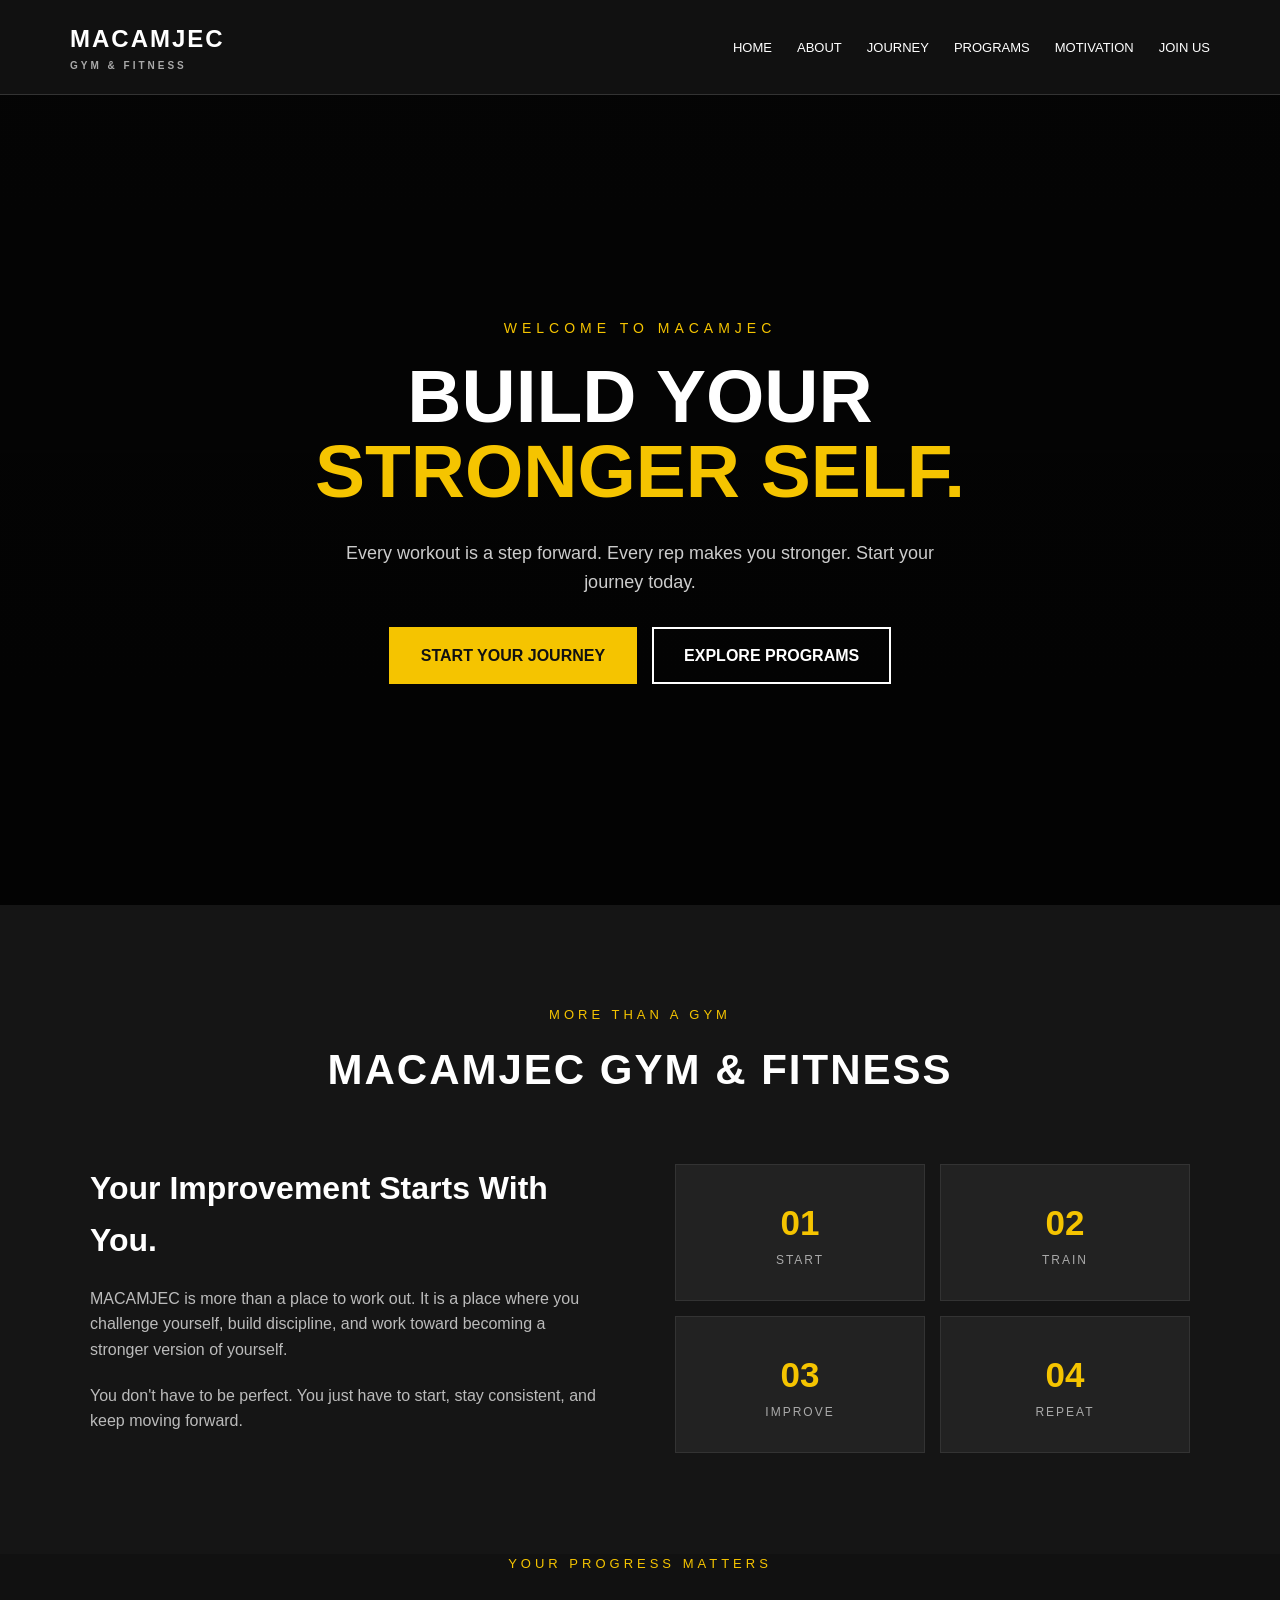
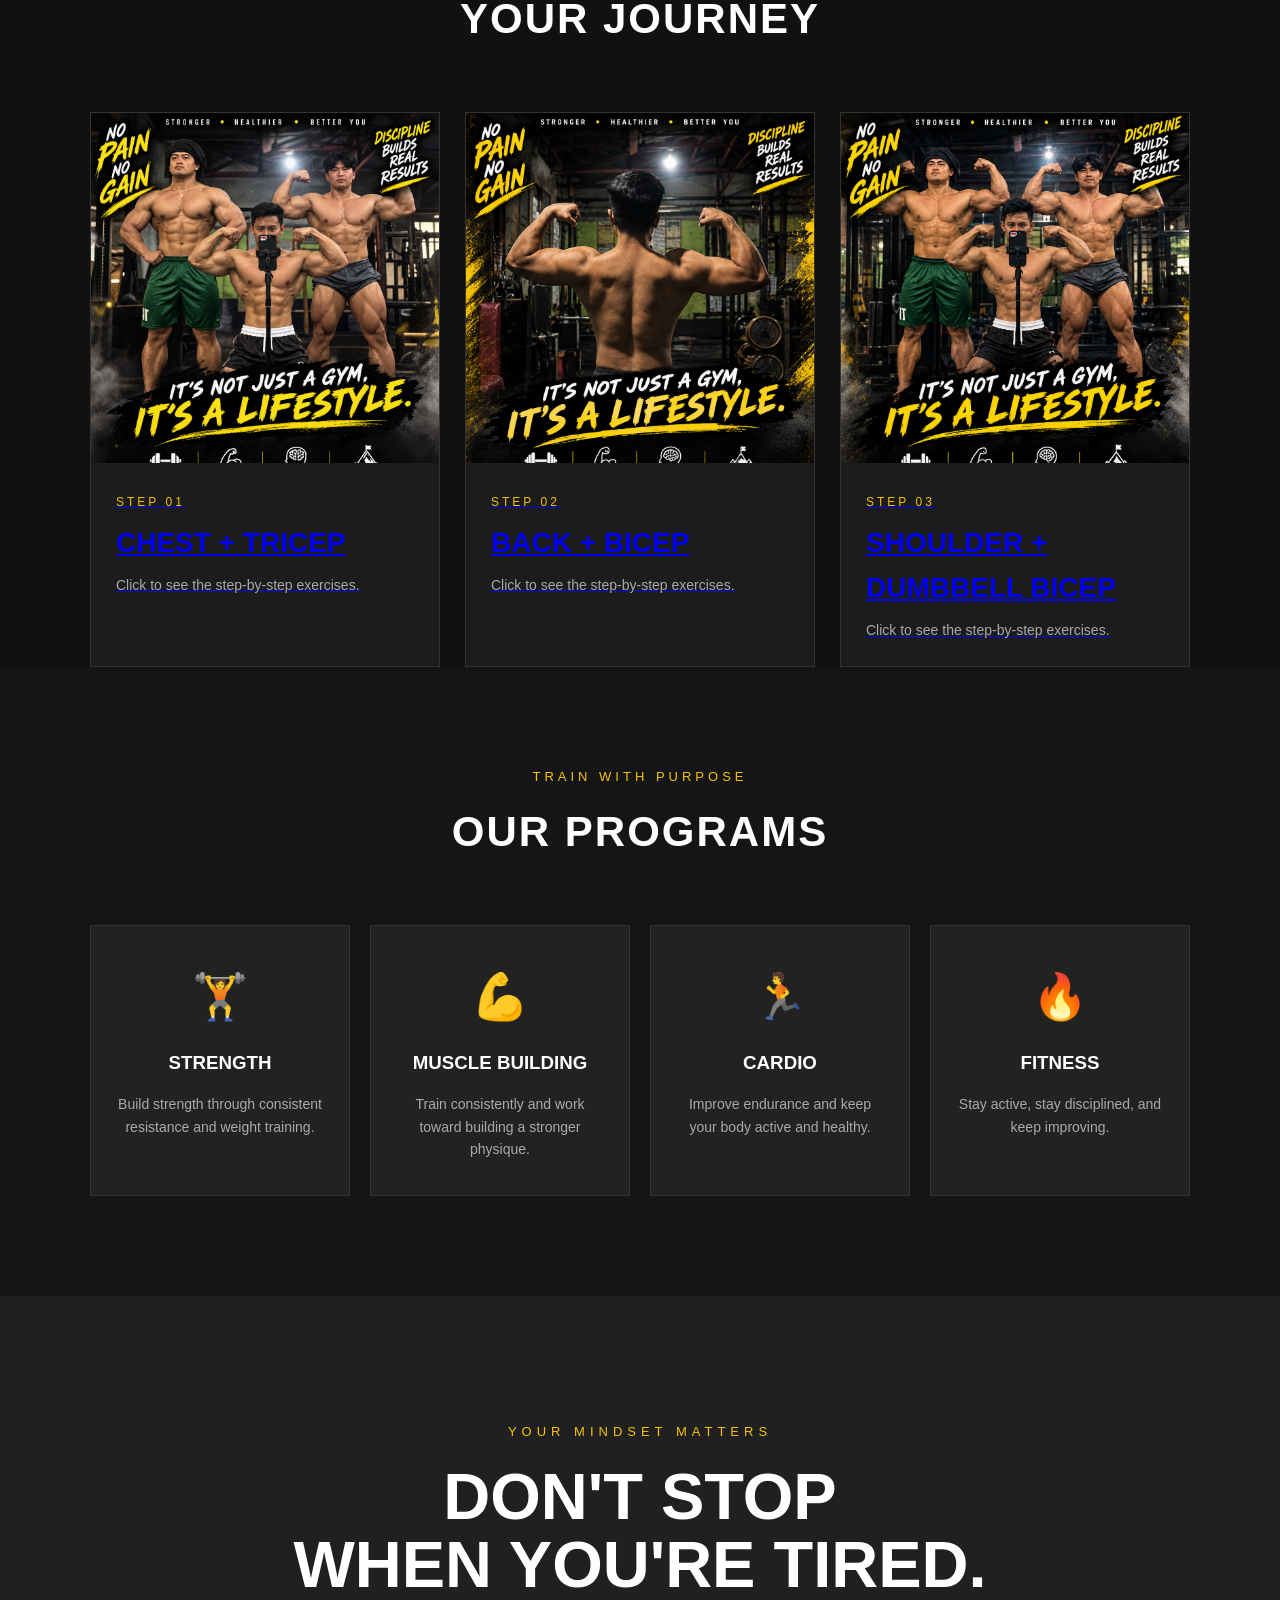
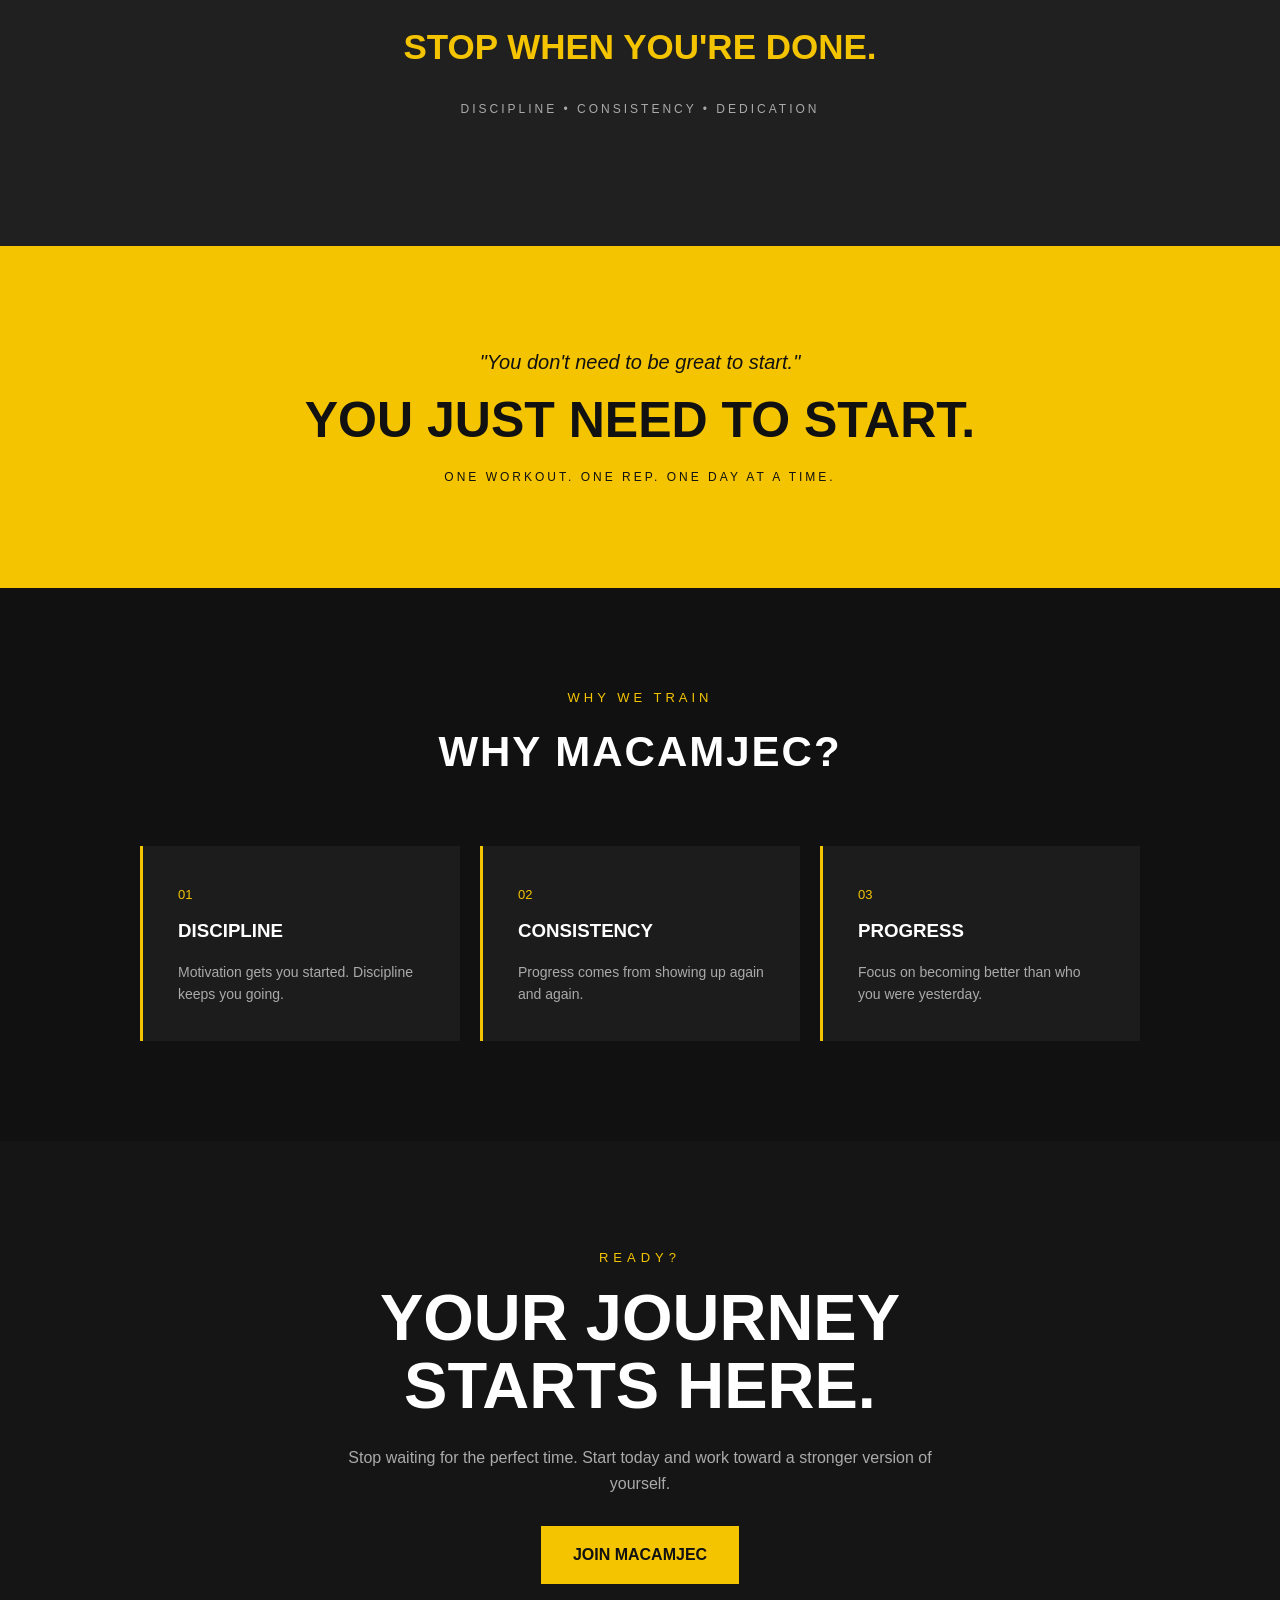
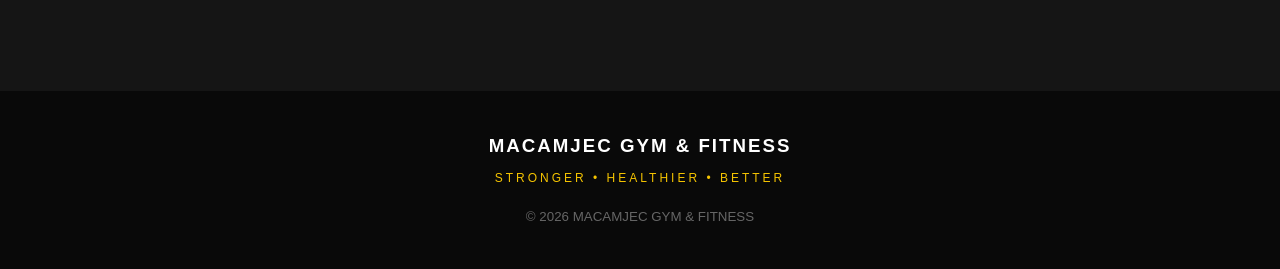
<file: index.html>
<!DOCTYPE html>
<html lang="en">

<head>

    <meta charset="UTF-8">

    <meta name="viewport" content="width=device-width, initial-scale=1.0">

    <title>MACAMJEC GYM & FITNESS</title>

    <link rel="stylesheet" href="style.css">

</head>


<body>

    <!-- =========================
         NAVIGATION
    ========================== -->

    <header>

        <nav class="navbar">

            <div class="logo">
                MACAMJEC
                <span>GYM & FITNESS</span>
            </div>


            <ul class="nav-links">

                <li>
                    <a href="#home">Home</a>
                </li>

                <li>
                    <a href="#about">About</a>
                </li>

                <li>
                    <a href="#journey">Journey</a>
                </li>

                <li>
                    <a href="#programs">Programs</a>
                </li>

                <li>
                    <a href="#motivation">Motivation</a>
                </li>

                <li>
                    <a href="#contact">Join Us</a>
                </li>

            </ul>

        </nav>

    </header>



    <!-- =========================
         HERO
    ========================== -->

    <section id="home" class="hero">

        <div class="hero-content">

            <p class="small-title">
                WELCOME TO MACAMJEC
            </p>


            <h1>
                BUILD YOUR<br>
                <span>STRONGER SELF.</span>
            </h1>


            <p class="hero-description">

                Every workout is a step forward.
                Every rep makes you stronger.
                Start your journey today.

            </p>


            <div class="hero-buttons">

                <a href="#journey" class="btn">
                    START YOUR JOURNEY
                </a>

                <a href="#programs" class="btn-outline">
                    EXPLORE PROGRAMS
                </a>

            </div>

        </div>

    </section>



    <!-- =========================
         ABOUT
    ========================== -->

    <section id="about" class="about section">

        <div class="section-title">

            <p>MORE THAN A GYM</p>

            <h2>MACAMJEC GYM & FITNESS</h2>

        </div>


        <div class="about-content">

            <div class="about-text">

                <h3>
                    Your Improvement Starts With You.
                </h3>


                <p>

                    MACAMJEC is more than a place to work
                    out. It is a place where you challenge
                    yourself, build discipline, and work
                    toward becoming a stronger version of
                    yourself.

                </p>


                <p>

                    You don't have to be perfect.
                    You just have to start, stay consistent,
                    and keep moving forward.

                </p>

            </div>


            <div class="about-highlight">

                <div>
                    <strong>01</strong>

                    <p>
                        START
                    </p>
                </div>


                <div>
                    <strong>02</strong>

                    <p>
                        TRAIN
                    </p>
                </div>


                <div>
                    <strong>03</strong>

                    <p>
                        IMPROVE
                    </p>
                </div>


                <div>
                    <strong>04</strong>

                    <p>
                        REPEAT
                    </p>
                </div>

            </div>

        </div>

    </section>



    <!-- =========================
         YOUR JOURNEY
    ========================== -->
<section class="journey" id="journey">

        <div class="section-title">

            <p>YOUR PROGRESS MATTERS</p>

            <h2>YOUR JOURNEY</h2>

        </div>


       <div class="journey-content">

    <a href="chest-tricep.html" class="journey-card">

        <div class="journey-image">
            <img src="images/gym1.png" alt="Chest and tricep workout">
        </div>

        <div class="journey-text">
            <span>STEP 01</span>
            <h3>CHEST + TRICEP</h3>
            <p>
                Click to see the step-by-step exercises.
            </p>
        </div>

    </a>


    <a href="back-bicep.html" class="journey-card">

        <div class="journey-image">
            <img src="images/gym2.png" alt="Back and bicep workout">
        </div>

        <div class="journey-text">
            <span>STEP 02</span>
            <h3>BACK + BICEP</h3>
            <p>
                Click to see the step-by-step exercises.
            </p>
        </div>

    </a>


    <a href="shoulder-bicep.html" class="journey-card">

        <div class="journey-image">
            <img src="images/gym3.png" alt="Shoulder and dumbbell bicep workout">
        </div>

        <div class="journey-text">
            <span>STEP 03</span>
            <h3>SHOULDER + DUMBBELL BICEP</h3>
            <p>
                Click to see the step-by-step exercises.
            </p>
        </div>

    </a>

</div>

    </section>



    <!-- =========================
         PROGRAMS
    ========================== -->

    <section id="programs" class="programs section">

        <div class="section-title">

            <p>TRAIN WITH PURPOSE</p>

            <h2>OUR PROGRAMS</h2>

        </div>


        <div class="program-container">


            <div class="program-card">

                <div class="program-icon">
                    🏋️
                </div>

                <h3>
                    STRENGTH
                </h3>

                <p>
                    Build strength through consistent
                    resistance and weight training.
                </p>

            </div>



            <div class="program-card">

                <div class="program-icon">
                    💪
                </div>

                <h3>
                    MUSCLE BUILDING
                </h3>

                <p>
                    Train consistently and work toward
                    building a stronger physique.
                </p>

            </div>



            <div class="program-card">

                <div class="program-icon">
                    🏃
                </div>

                <h3>
                    CARDIO
                </h3>

                <p>
                    Improve endurance and keep your
                    body active and healthy.
                </p>

            </div>



            <div class="program-card">

                <div class="program-icon">
                    🔥
                </div>

                <h3>
                    FITNESS
                </h3>

                <p>
                    Stay active, stay disciplined,
                    and keep improving.
                </p>

            </div>

        </div>

    </section>



    <!-- =========================
         MOTIVATION
    ========================== -->

    <section id="motivation" class="motivation">

        <div class="motivation-content">

            <p>
                YOUR MINDSET MATTERS
            </p>


            <h2>
                DON'T STOP<br>
                WHEN YOU'RE TIRED.
            </h2>


            <h3>
                STOP WHEN YOU'RE DONE.
            </h3>


            <span>
                DISCIPLINE • CONSISTENCY • DEDICATION
            </span>

        </div>

    </section>



    <!-- =========================
         MOTIVATIONAL MESSAGE
    ========================== -->

    <section class="message section">

        <div class="message-box">

            <p>
                "You don't need to be great
                to start."
            </p>


            <h2>
                YOU JUST NEED TO START.
            </h2>


            <span>
                ONE WORKOUT.
                ONE REP.
                ONE DAY AT A TIME.
            </span>

        </div>

    </section>



    <!-- =========================
         WHY MACAMJEC
    ========================== -->

    <section class="why-us section">

        <div class="section-title">

            <p>WHY WE TRAIN</p>

            <h2>WHY MACAMJEC?</h2>

        </div>


        <div class="why-container">


            <div class="why-card">

                <span>
                    01
                </span>

                <h3>
                    DISCIPLINE
                </h3>

                <p>
                    Motivation gets you started.
                    Discipline keeps you going.
                </p>

            </div>



            <div class="why-card">

                <span>
                    02
                </span>

                <h3>
                    CONSISTENCY
                </h3>

                <p>
                    Progress comes from showing up
                    again and again.
                </p>

            </div>



            <div class="why-card">

                <span>
                    03
                </span>

                <h3>
                    PROGRESS
                </h3>

                <p>
                    Focus on becoming better than
                    who you were yesterday.
                </p>

            </div>

        </div>

    </section>



    <!-- =========================
         JOIN US
    ========================== -->

    <section id="contact" class="contact">

        <div class="contact-content">

            <p>
                READY?
            </p>


            <h2>
                YOUR JOURNEY<br>
                STARTS HERE.
            </h2>


            <p class="contact-description">

                Stop waiting for the perfect time.
                Start today and work toward
                a stronger version of yourself.

            </p>


            <a href="#" class="btn">
                JOIN MACAMJEC
            </a>

        </div>

    </section>



    <!-- =========================
         FOOTER
    ========================== -->

    <footer>

        <h3>
            MACAMJEC GYM & FITNESS
        </h3>


        <p>
            STRONGER • HEALTHIER • BETTER
        </p>


        <small>
            © 2026 MACAMJEC GYM & FITNESS
        </small>

    </footer>


</body>

</html>
</file>
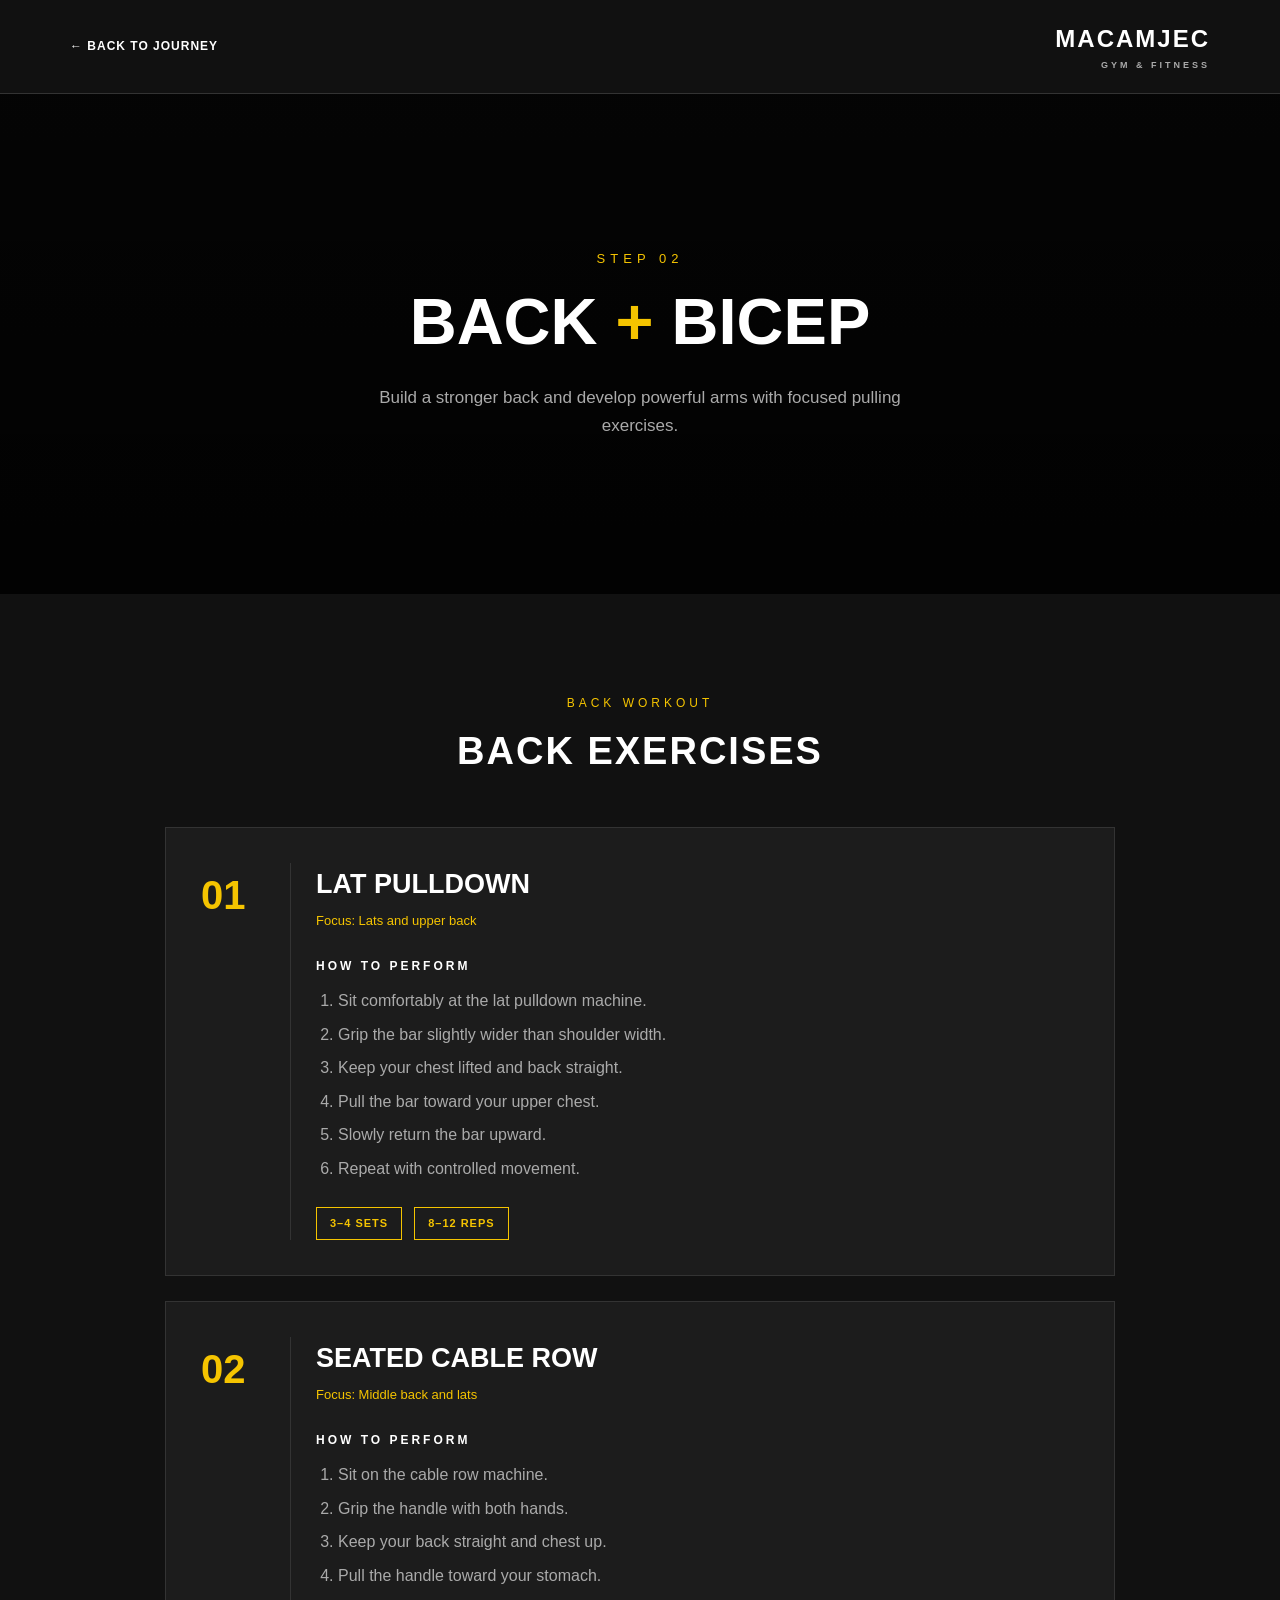
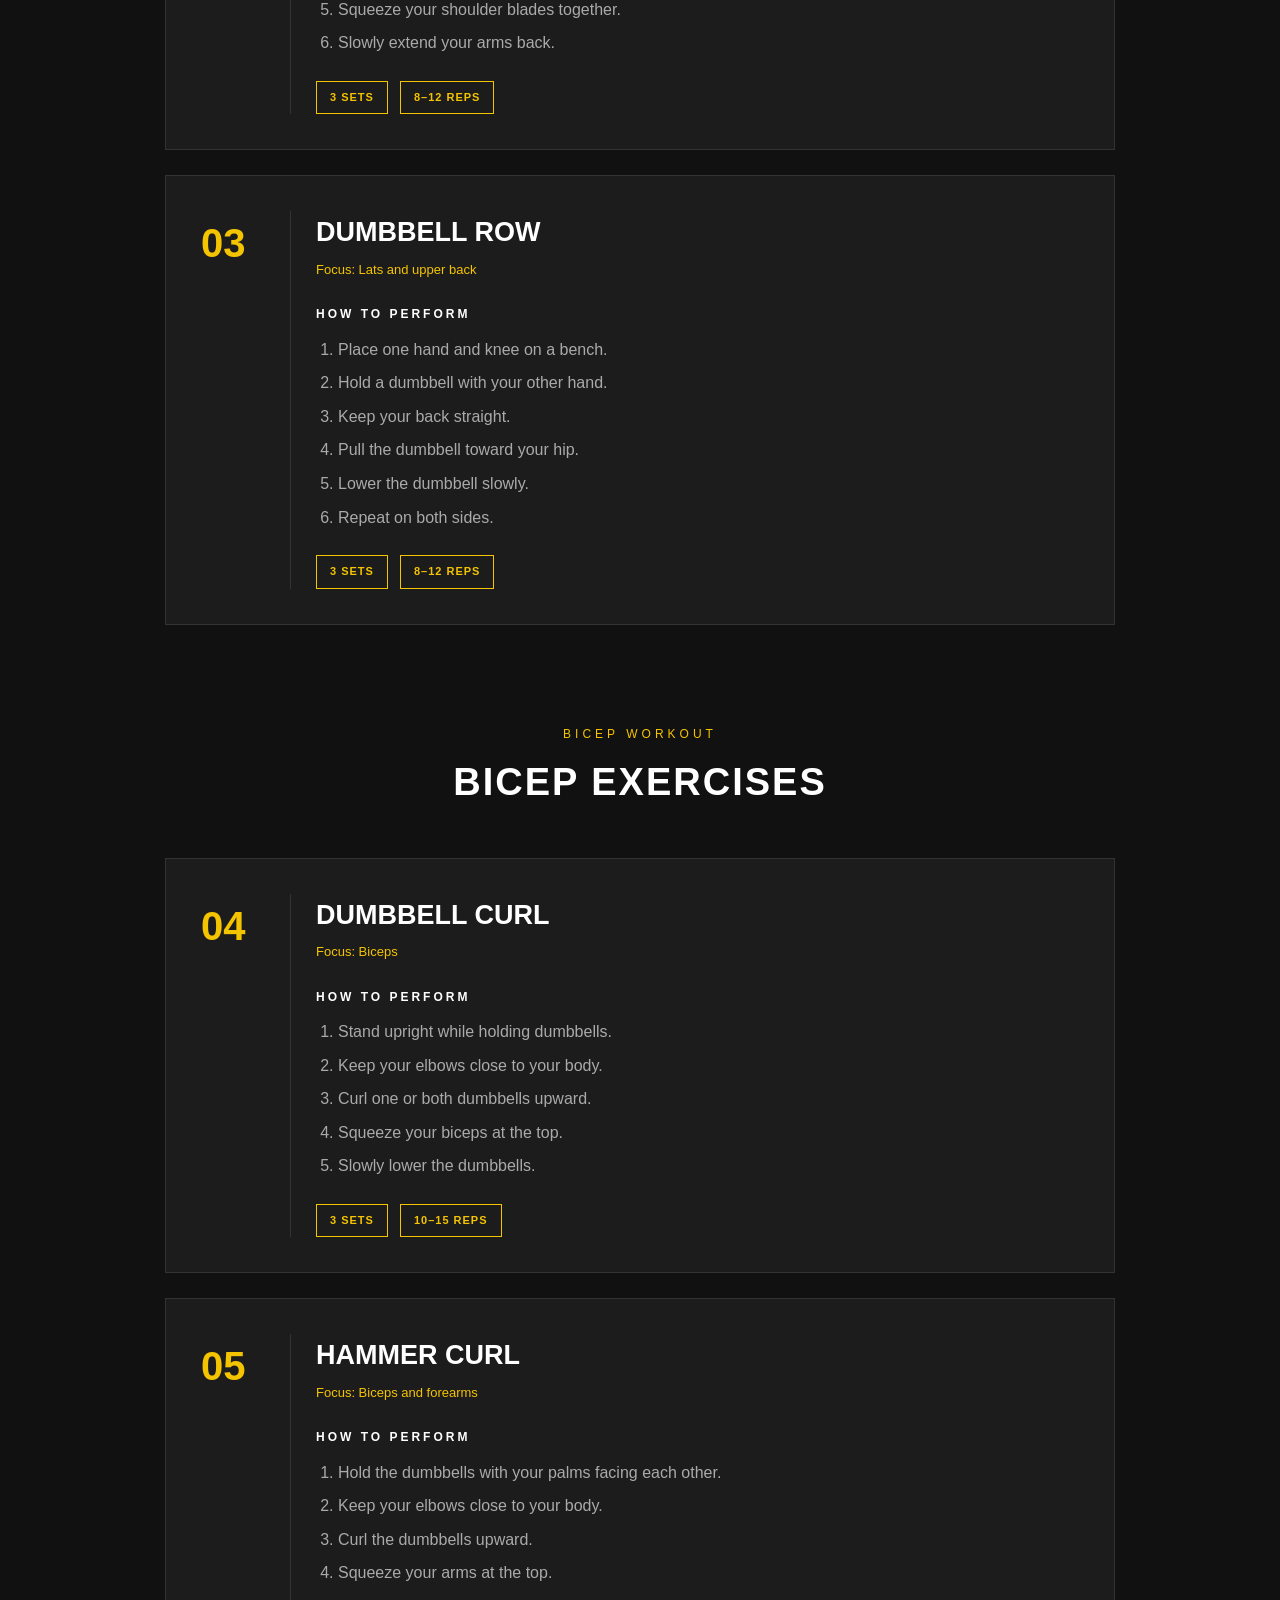
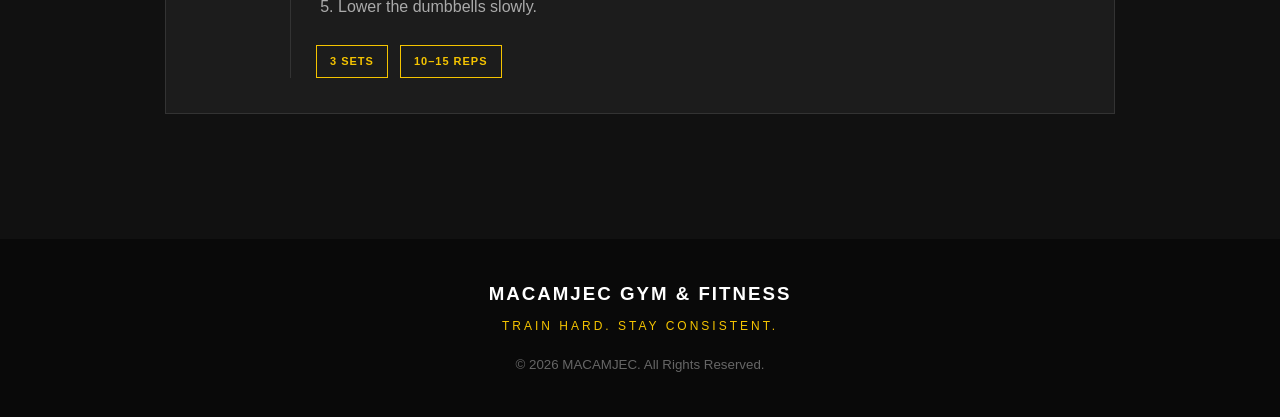
<file: back-bicep.html>
<!DOCTYPE html>
<html lang="en">
<head>
    <meta charset="UTF-8">
    <meta name="viewport" content="width=device-width, initial-scale=1.0">

    <title>Back + Bicep | MACAMJEC</title>

    <link rel="stylesheet" href="workout.css">
</head>

<body>

<header>
    <nav class="workout-nav">

        <a href="index.html#journey" class="back-btn">
    ← BACK TO JOURNEY

        </a>

        <div class="workout-logo">
            MACAMJEC
            <span>GYM & FITNESS</span>
        </div>

    </nav>
</header>


<main>

    <section class="workout-hero">

        <p>STEP 02</p>

        <h1>BACK <span>+</span> BICEP</h1>

        <p class="hero-description">
            Build a stronger back and develop powerful arms
            with focused pulling exercises.
        </p>

    </section>


    <section class="workout-section">

        <div class="section-heading">
            <p>BACK WORKOUT</p>
            <h2>BACK EXERCISES</h2>
        </div>


        <!-- 01 -->
        <div class="exercise-card">

            <div class="exercise-number">01</div>

            <div class="exercise-content">

                <h3>LAT PULLDOWN</h3>

                <p class="exercise-purpose">
                    Focus: Lats and upper back
                </p>

                <h4>HOW TO PERFORM</h4>

                <ol>
                    <li>Sit comfortably at the lat pulldown machine.</li>
                    <li>Grip the bar slightly wider than shoulder width.</li>
                    <li>Keep your chest lifted and back straight.</li>
                    <li>Pull the bar toward your upper chest.</li>
                    <li>Slowly return the bar upward.</li>
                    <li>Repeat with controlled movement.</li>
                </ol>

                <div class="workout-info">
                    <span>3–4 SETS</span>
                    <span>8–12 REPS</span>
                </div>

            </div>

        </div>


        <!-- 02 -->
        <div class="exercise-card">

            <div class="exercise-number">02</div>

            <div class="exercise-content">

                <h3>SEATED CABLE ROW</h3>

                <p class="exercise-purpose">
                    Focus: Middle back and lats
                </p>

                <h4>HOW TO PERFORM</h4>

                <ol>
                    <li>Sit on the cable row machine.</li>
                    <li>Grip the handle with both hands.</li>
                    <li>Keep your back straight and chest up.</li>
                    <li>Pull the handle toward your stomach.</li>
                    <li>Squeeze your shoulder blades together.</li>
                    <li>Slowly extend your arms back.</li>
                </ol>

                <div class="workout-info">
                    <span>3 SETS</span>
                    <span>8–12 REPS</span>
                </div>

            </div>

        </div>


        <!-- 03 -->
        <div class="exercise-card">

            <div class="exercise-number">03</div>

            <div class="exercise-content">

                <h3>DUMBBELL ROW</h3>

                <p class="exercise-purpose">
                    Focus: Lats and upper back
                </p>

                <h4>HOW TO PERFORM</h4>

                <ol>
                    <li>Place one hand and knee on a bench.</li>
                    <li>Hold a dumbbell with your other hand.</li>
                    <li>Keep your back straight.</li>
                    <li>Pull the dumbbell toward your hip.</li>
                    <li>Lower the dumbbell slowly.</li>
                    <li>Repeat on both sides.</li>
                </ol>

                <div class="workout-info">
                    <span>3 SETS</span>
                    <span>8–12 REPS</span>
                </div>

            </div>

        </div>


        <div class="section-heading tricep-heading">
            <p>BICEP WORKOUT</p>
            <h2>BICEP EXERCISES</h2>
        </div>


        <!-- 04 -->
        <div class="exercise-card">

            <div class="exercise-number">04</div>

            <div class="exercise-content">

                <h3>DUMBBELL CURL</h3>

                <p class="exercise-purpose">
                    Focus: Biceps
                </p>

                <h4>HOW TO PERFORM</h4>

                <ol>
                    <li>Stand upright while holding dumbbells.</li>
                    <li>Keep your elbows close to your body.</li>
                    <li>Curl one or both dumbbells upward.</li>
                    <li>Squeeze your biceps at the top.</li>
                    <li>Slowly lower the dumbbells.</li>
                </ol>

                <div class="workout-info">
                    <span>3 SETS</span>
                    <span>10–15 REPS</span>
                </div>

            </div>

        </div>


        <!-- 05 -->
        <div class="exercise-card">

            <div class="exercise-number">05</div>

            <div class="exercise-content">

                <h3>HAMMER CURL</h3>

                <p class="exercise-purpose">
                    Focus: Biceps and forearms
                </p>

                <h4>HOW TO PERFORM</h4>

                <ol>
                    <li>Hold the dumbbells with your palms facing each other.</li>
                    <li>Keep your elbows close to your body.</li>
                    <li>Curl the dumbbells upward.</li>
                    <li>Squeeze your arms at the top.</li>
                    <li>Lower the dumbbells slowly.</li>
                </ol>

                <div class="workout-info">
                    <span>3 SETS</span>
                    <span>10–15 REPS</span>
                </div>

            </div>

        </div>

    </section>

</main>


<footer>
    <h3>MACAMJEC GYM & FITNESS</h3>
    <p>TRAIN HARD. STAY CONSISTENT.</p>

    <small>© 2026 MACAMJEC. All Rights Reserved.</small>
</footer>

</body>
</html>
</file>
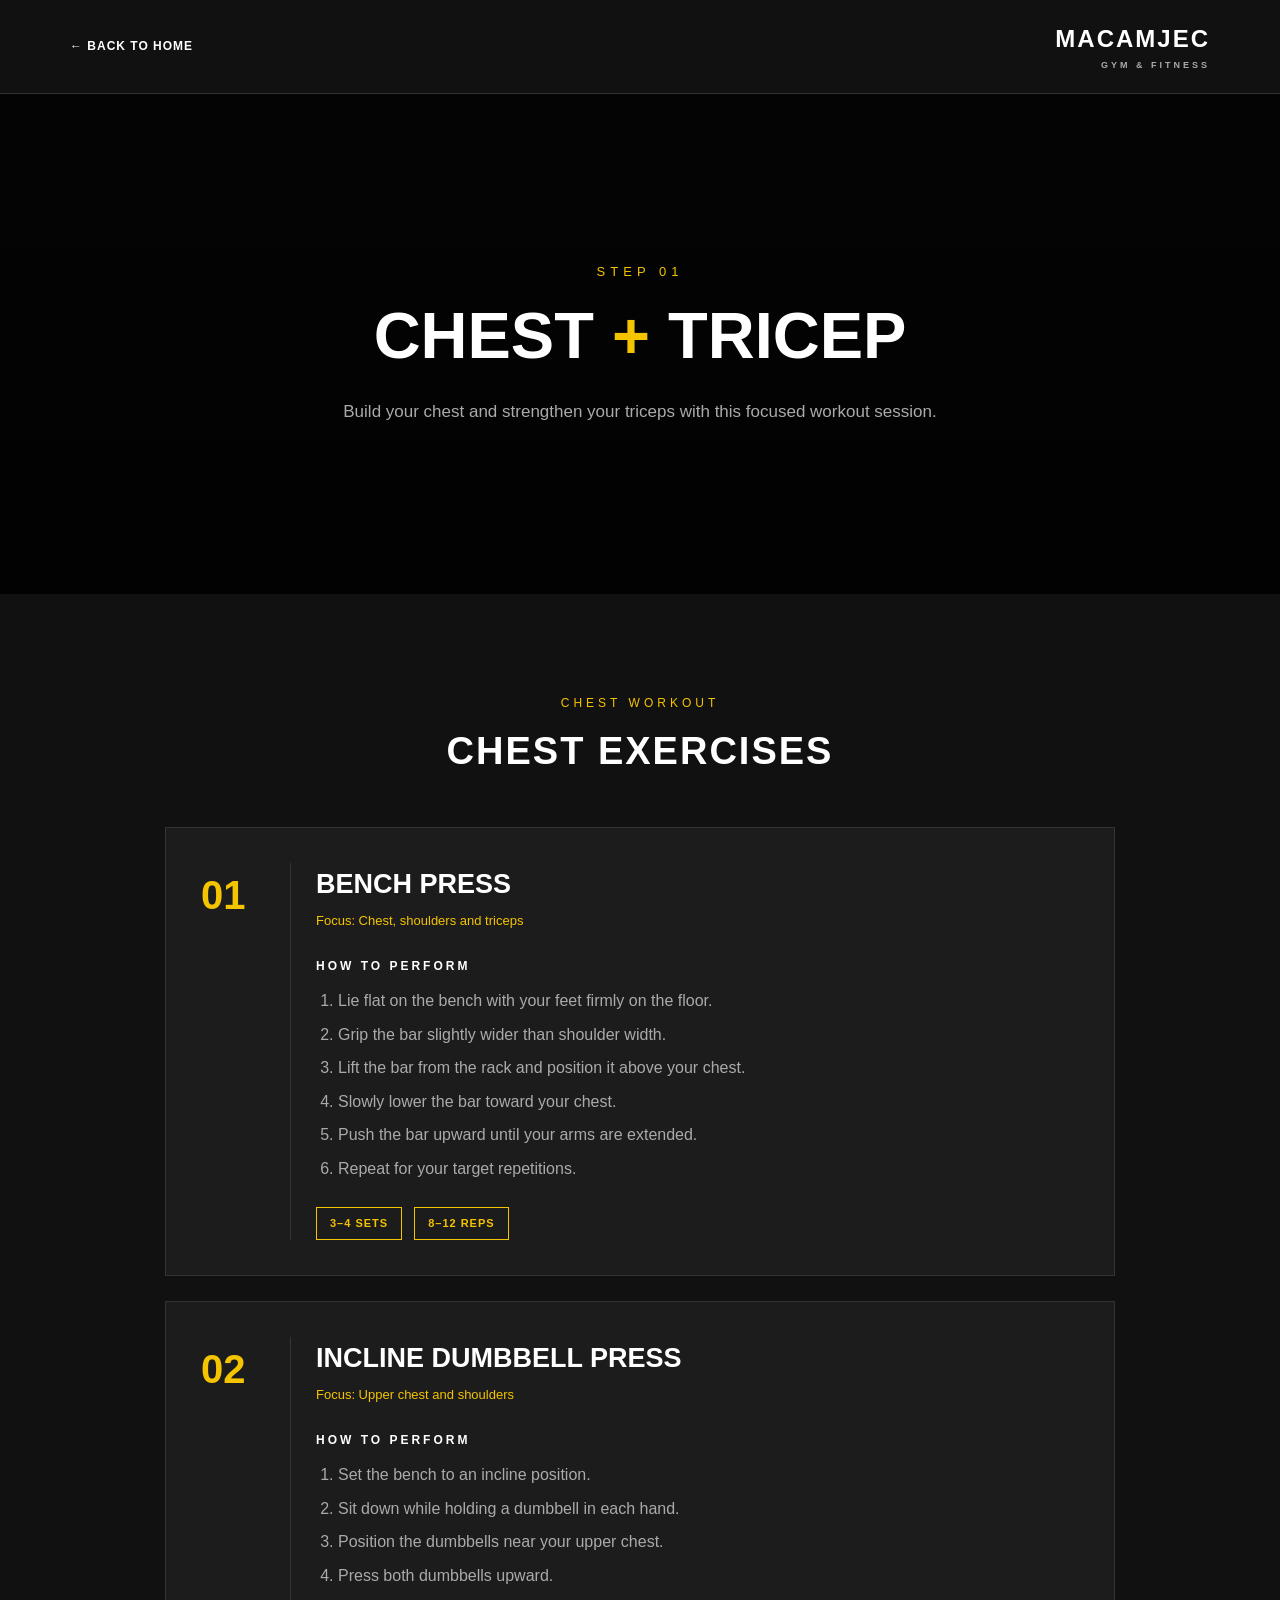
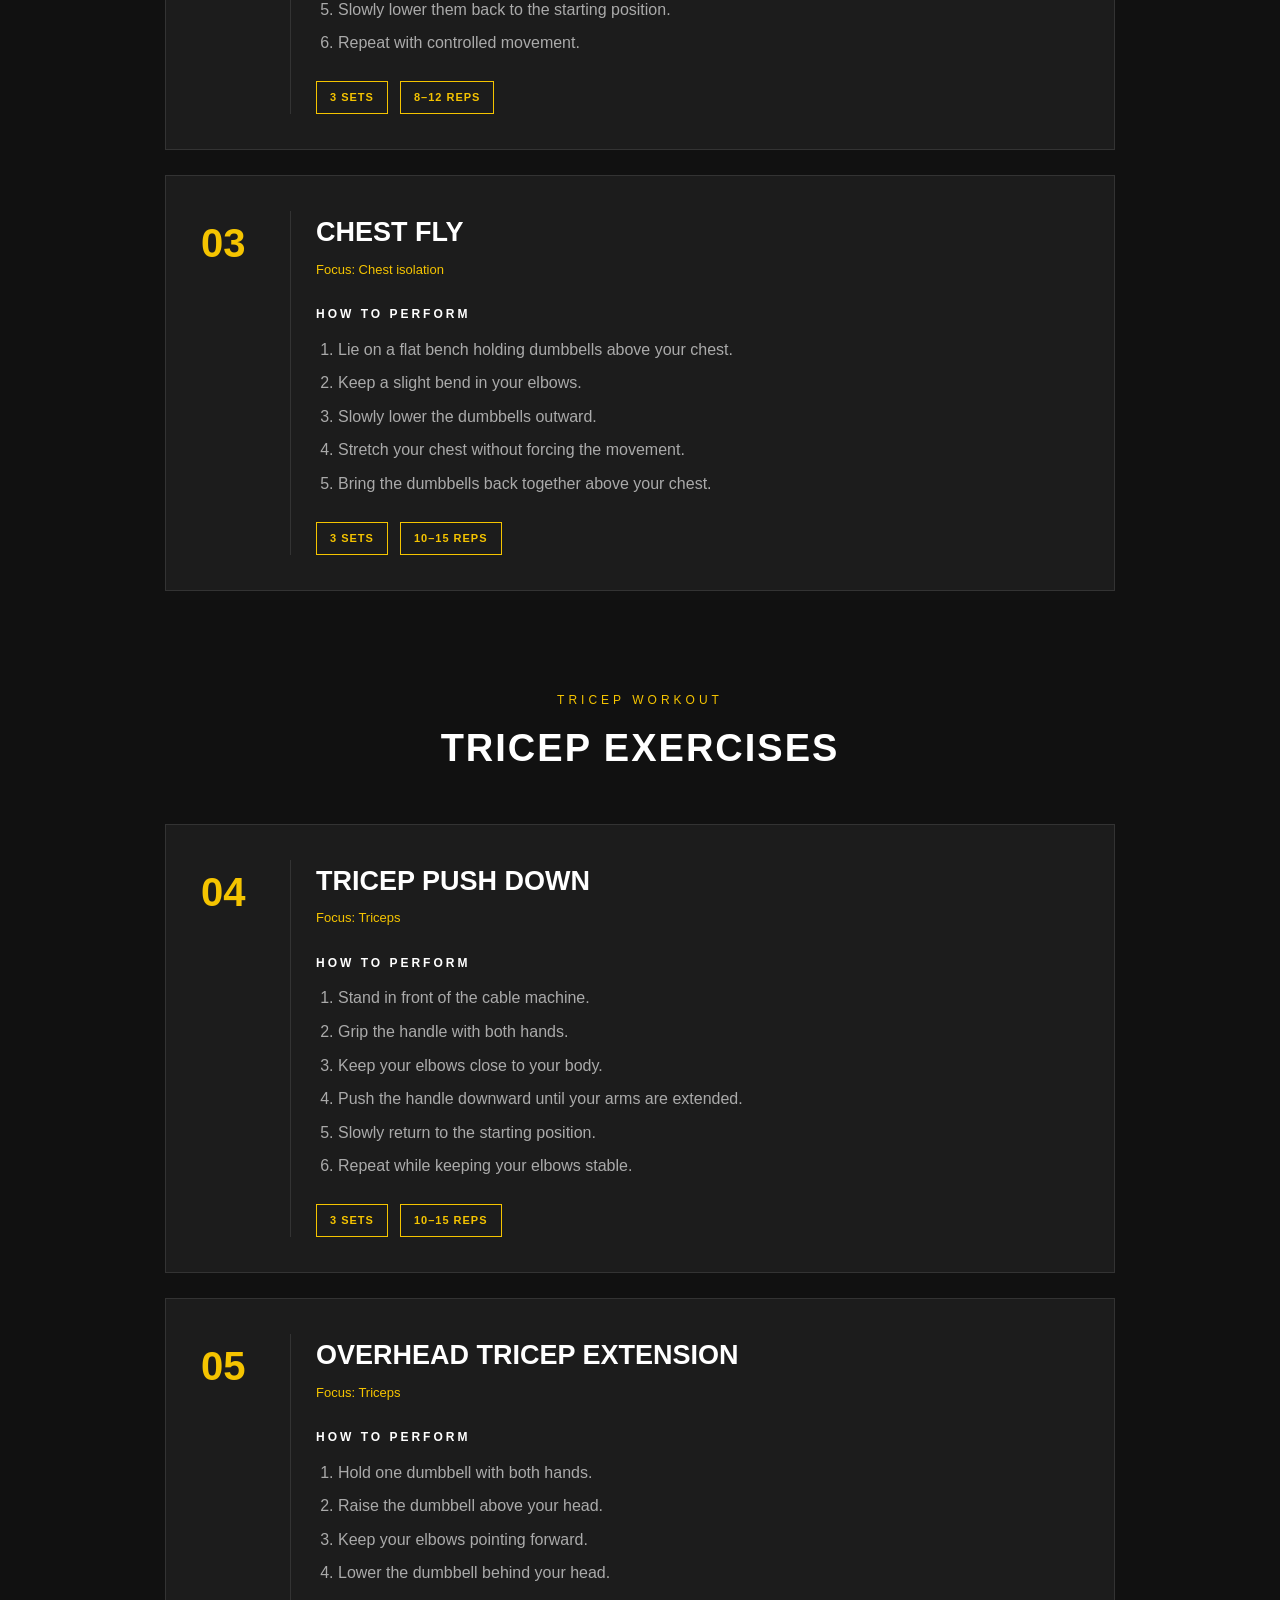
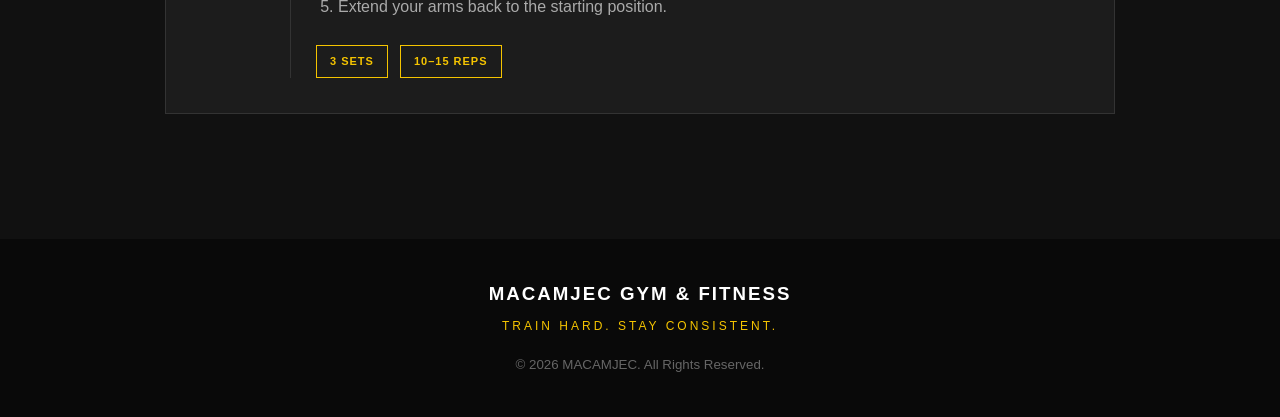
<file: chest-tricep.html>
<!DOCTYPE html>
<html lang="en">
<head>
    <meta charset="UTF-8">
    <meta name="viewport" content="width=device-width, initial-scale=1.0">

    <title>Chest + Tricep | MACAMJEC</title>

    <link rel="stylesheet" href="workout.css">
</head>

<body>

<header>
    <nav class="workout-nav">

        <a href="index.html" class="back-btn">
            ← BACK TO HOME
        </a>

        <div class="workout-logo">
            MACAMJEC
            <span>GYM & FITNESS</span>
        </div>

    </nav>
</header>


<main>

    <section class="workout-hero">

        <p>STEP 01</p>

        <h1>CHEST <span>+</span> TRICEP</h1>

        <p class="hero-description">
            Build your chest and strengthen your triceps
            with this focused workout session.
        </p>

    </section>


    <section class="workout-section">

        <div class="section-heading">
            <p>CHEST WORKOUT</p>
            <h2>CHEST EXERCISES</h2>
        </div>


        <!-- EXERCISE 1 -->
        <div class="exercise-card">

            <div class="exercise-number">
                01
            </div>

            <div class="exercise-content">

                <h3>BENCH PRESS</h3>

                <p class="exercise-purpose">
                    Focus: Chest, shoulders and triceps
                </p>

                <h4>HOW TO PERFORM</h4>

                <ol>
                    <li>Lie flat on the bench with your feet firmly on the floor.</li>
                    <li>Grip the bar slightly wider than shoulder width.</li>
                    <li>Lift the bar from the rack and position it above your chest.</li>
                    <li>Slowly lower the bar toward your chest.</li>
                    <li>Push the bar upward until your arms are extended.</li>
                    <li>Repeat for your target repetitions.</li>
                </ol>

                <div class="workout-info">
                    <span>3–4 SETS</span>
                    <span>8–12 REPS</span>
                </div>

            </div>

        </div>


        <!-- EXERCISE 2 -->
        <div class="exercise-card">

            <div class="exercise-number">
                02
            </div>

            <div class="exercise-content">

                <h3>INCLINE DUMBBELL PRESS</h3>

                <p class="exercise-purpose">
                    Focus: Upper chest and shoulders
                </p>

                <h4>HOW TO PERFORM</h4>

                <ol>
                    <li>Set the bench to an incline position.</li>
                    <li>Sit down while holding a dumbbell in each hand.</li>
                    <li>Position the dumbbells near your upper chest.</li>
                    <li>Press both dumbbells upward.</li>
                    <li>Slowly lower them back to the starting position.</li>
                    <li>Repeat with controlled movement.</li>
                </ol>

                <div class="workout-info">
                    <span>3 SETS</span>
                    <span>8–12 REPS</span>
                </div>

            </div>

        </div>


        <!-- EXERCISE 3 -->
        <div class="exercise-card">

            <div class="exercise-number">
                03
            </div>

            <div class="exercise-content">

                <h3>CHEST FLY</h3>

                <p class="exercise-purpose">
                    Focus: Chest isolation
                </p>

                <h4>HOW TO PERFORM</h4>

                <ol>
                    <li>Lie on a flat bench holding dumbbells above your chest.</li>
                    <li>Keep a slight bend in your elbows.</li>
                    <li>Slowly lower the dumbbells outward.</li>
                    <li>Stretch your chest without forcing the movement.</li>
                    <li>Bring the dumbbells back together above your chest.</li>
                </ol>

                <div class="workout-info">
                    <span>3 SETS</span>
                    <span>10–15 REPS</span>
                </div>

            </div>

        </div>


        <div class="section-heading tricep-heading">
            <p>TRICEP WORKOUT</p>
            <h2>TRICEP EXERCISES</h2>
        </div>


        <!-- EXERCISE 4 -->
        <div class="exercise-card">

            <div class="exercise-number">
                04
            </div>

            <div class="exercise-content">

                <h3>TRICEP PUSH DOWN</h3>

                <p class="exercise-purpose">
                    Focus: Triceps
                </p>

                <h4>HOW TO PERFORM</h4>

                <ol>
                    <li>Stand in front of the cable machine.</li>
                    <li>Grip the handle with both hands.</li>
                    <li>Keep your elbows close to your body.</li>
                    <li>Push the handle downward until your arms are extended.</li>
                    <li>Slowly return to the starting position.</li>
                    <li>Repeat while keeping your elbows stable.</li>
                </ol>

                <div class="workout-info">
                    <span>3 SETS</span>
                    <span>10–15 REPS</span>
                </div>

            </div>

        </div>


        <!-- EXERCISE 5 -->
        <div class="exercise-card">

            <div class="exercise-number">
                05
            </div>

            <div class="exercise-content">

                <h3>OVERHEAD TRICEP EXTENSION</h3>

                <p class="exercise-purpose">
                    Focus: Triceps
                </p>

                <h4>HOW TO PERFORM</h4>

                <ol>
                    <li>Hold one dumbbell with both hands.</li>
                    <li>Raise the dumbbell above your head.</li>
                    <li>Keep your elbows pointing forward.</li>
                    <li>Lower the dumbbell behind your head.</li>
                    <li>Extend your arms back to the starting position.</li>
                </ol>

                <div class="workout-info">
                    <span>3 SETS</span>
                    <span>10–15 REPS</span>
                </div>

            </div>

        </div>

    </section>

</main>


<footer>
    <h3>MACAMJEC GYM & FITNESS</h3>
    <p>TRAIN HARD. STAY CONSISTENT.</p>

    <small>© 2026 MACAMJEC. All Rights Reserved.</small>
</footer>

</body>
</html>
</file>
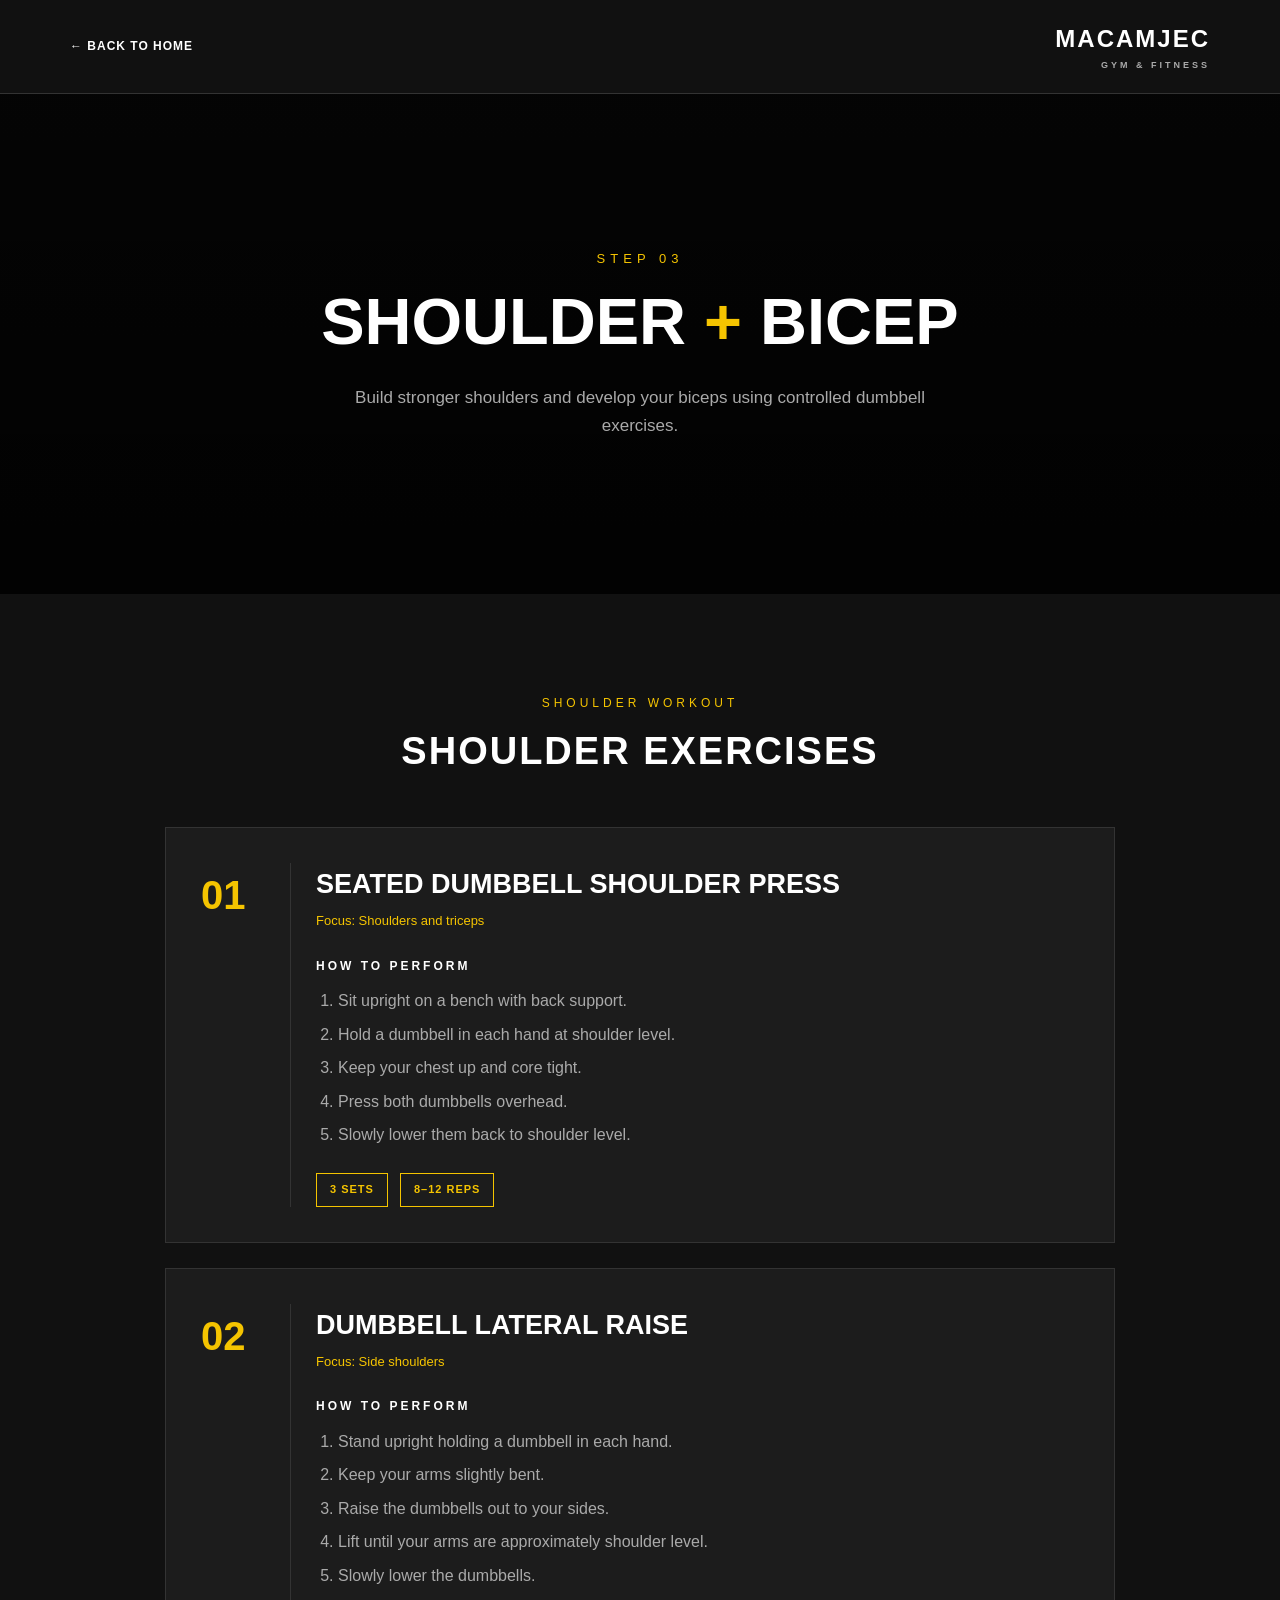
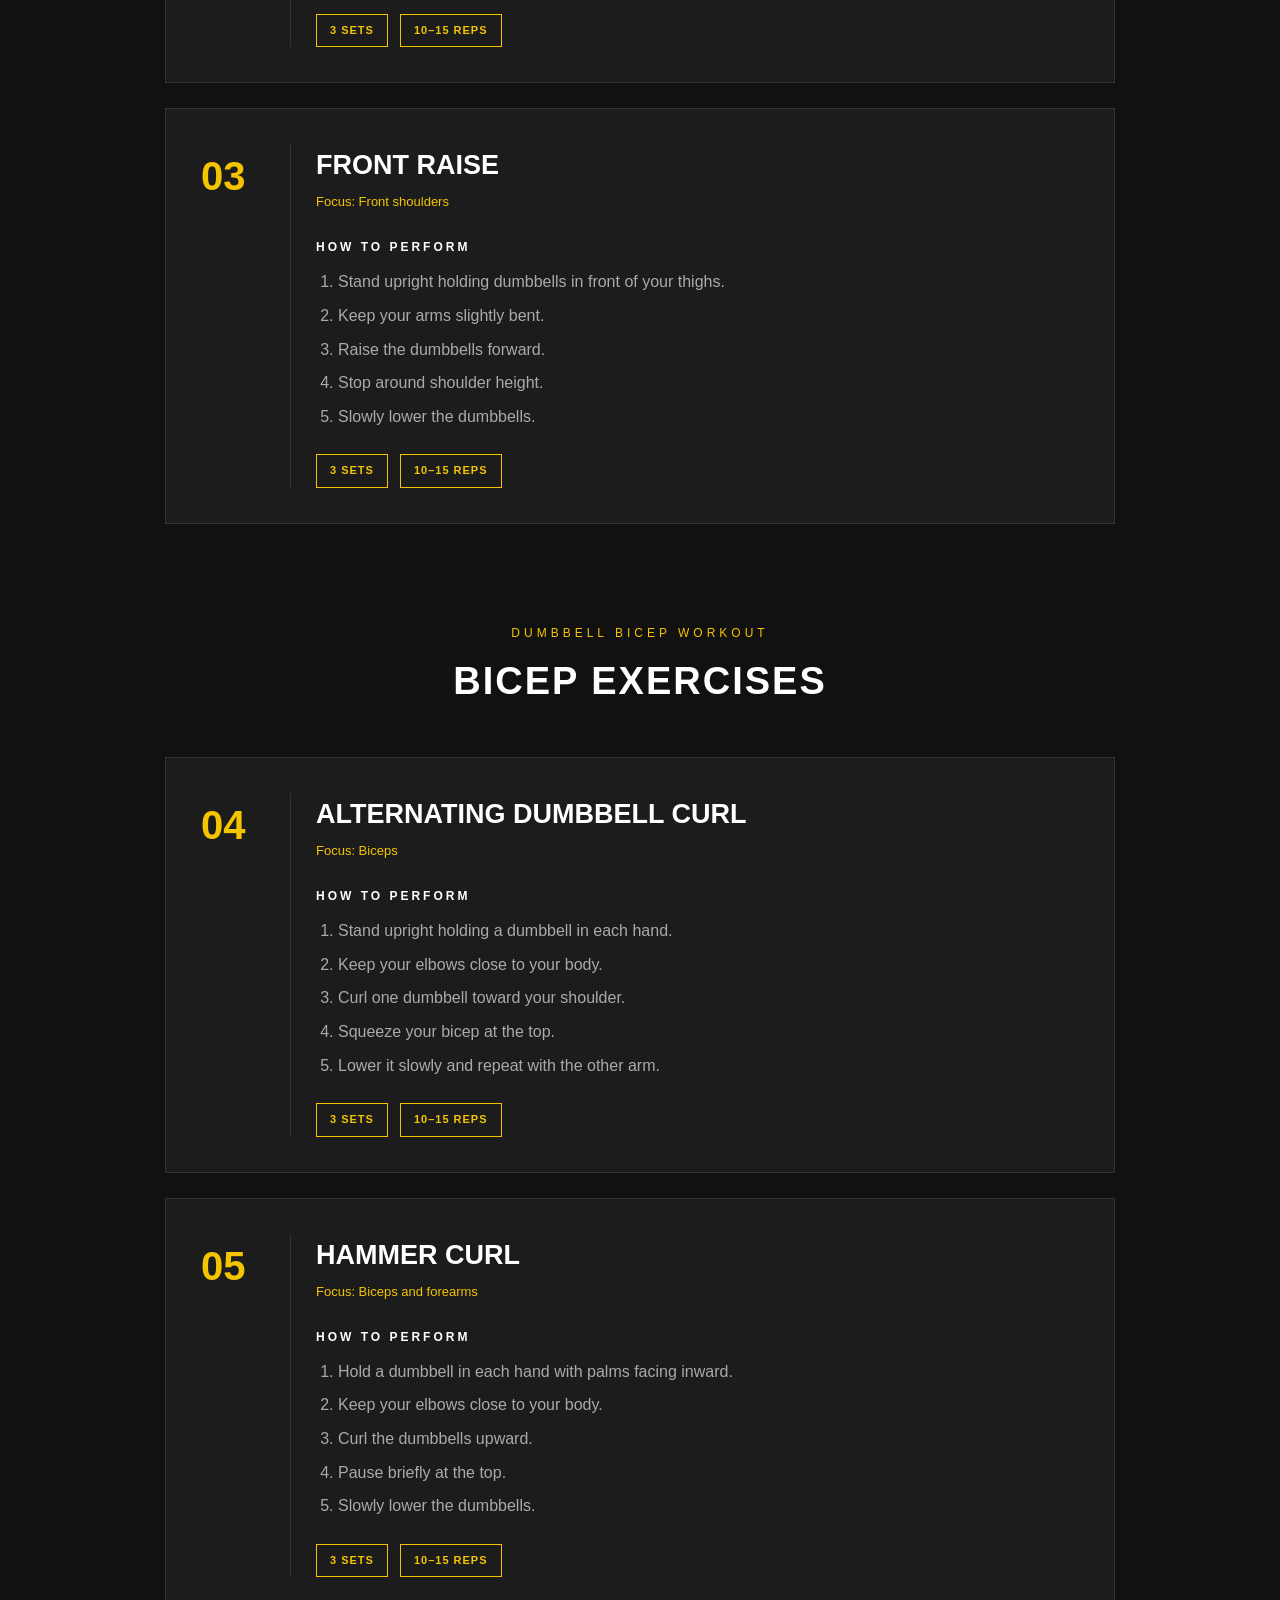
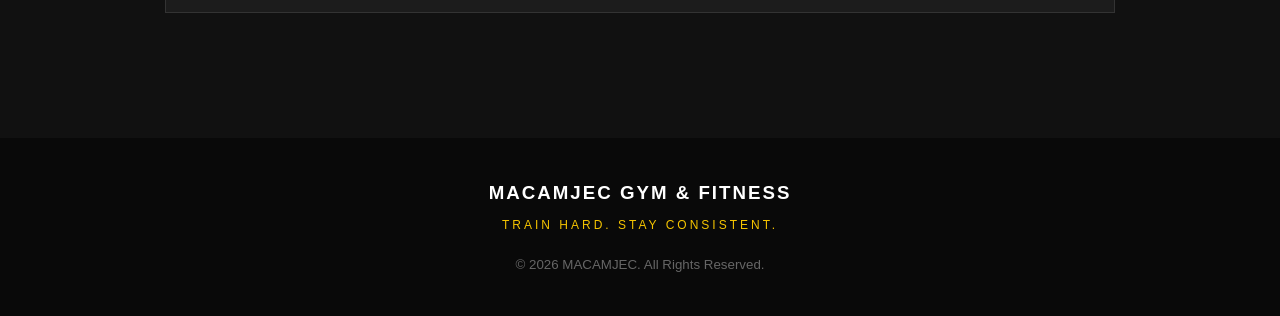
<file: shoulder-bicep.html>
<!DOCTYPE html>
<html lang="en">
<head>
    <meta charset="UTF-8">
    <meta name="viewport" content="width=device-width, initial-scale=1.0">

    <title>Shoulder + Dumbbell Bicep | MACAMJEC</title>

    <link rel="stylesheet" href="workout.css">
</head>

<body>

<header>
    <nav class="workout-nav">

        <a href="index.html" class="back-btn">
            ← BACK TO HOME
        </a>

        <div class="workout-logo">
            MACAMJEC
            <span>GYM & FITNESS</span>
        </div>

    </nav>
</header>


<main>

    <section class="workout-hero">

        <p>STEP 03</p>

        <h1>SHOULDER <span>+</span> BICEP</h1>

        <p class="hero-description">
            Build stronger shoulders and develop your biceps
            using controlled dumbbell exercises.
        </p>

    </section>


    <section class="workout-section">

        <div class="section-heading">
            <p>SHOULDER WORKOUT</p>
            <h2>SHOULDER EXERCISES</h2>
        </div>


        <!-- 01 -->
        <div class="exercise-card">

            <div class="exercise-number">01</div>

            <div class="exercise-content">

                <h3>SEATED DUMBBELL SHOULDER PRESS</h3>

                <p class="exercise-purpose">
                    Focus: Shoulders and triceps
                </p>

                <h4>HOW TO PERFORM</h4>

                <ol>
                    <li>Sit upright on a bench with back support.</li>
                    <li>Hold a dumbbell in each hand at shoulder level.</li>
                    <li>Keep your chest up and core tight.</li>
                    <li>Press both dumbbells overhead.</li>
                    <li>Slowly lower them back to shoulder level.</li>
                </ol>

                <div class="workout-info">
                    <span>3 SETS</span>
                    <span>8–12 REPS</span>
                </div>

            </div>

        </div>


        <!-- 02 -->
        <div class="exercise-card">

            <div class="exercise-number">02</div>

            <div class="exercise-content">

                <h3>DUMBBELL LATERAL RAISE</h3>

                <p class="exercise-purpose">
                    Focus: Side shoulders
                </p>

                <h4>HOW TO PERFORM</h4>

                <ol>
                    <li>Stand upright holding a dumbbell in each hand.</li>
                    <li>Keep your arms slightly bent.</li>
                    <li>Raise the dumbbells out to your sides.</li>
                    <li>Lift until your arms are approximately shoulder level.</li>
                    <li>Slowly lower the dumbbells.</li>
                </ol>

                <div class="workout-info">
                    <span>3 SETS</span>
                    <span>10–15 REPS</span>
                </div>

            </div>

        </div>


        <!-- 03 -->
        <div class="exercise-card">

            <div class="exercise-number">03</div>

            <div class="exercise-content">

                <h3>FRONT RAISE</h3>

                <p class="exercise-purpose">
                    Focus: Front shoulders
                </p>

                <h4>HOW TO PERFORM</h4>

                <ol>
                    <li>Stand upright holding dumbbells in front of your thighs.</li>
                    <li>Keep your arms slightly bent.</li>
                    <li>Raise the dumbbells forward.</li>
                    <li>Stop around shoulder height.</li>
                    <li>Slowly lower the dumbbells.</li>
                </ol>

                <div class="workout-info">
                    <span>3 SETS</span>
                    <span>10–15 REPS</span>
                </div>

            </div>

        </div>


        <div class="section-heading tricep-heading">
            <p>DUMBBELL BICEP WORKOUT</p>
            <h2>BICEP EXERCISES</h2>
        </div>


        <!-- 04 -->
        <div class="exercise-card">

            <div class="exercise-number">04</div>

            <div class="exercise-content">

                <h3>ALTERNATING DUMBBELL CURL</h3>

                <p class="exercise-purpose">
                    Focus: Biceps
                </p>

                <h4>HOW TO PERFORM</h4>

                <ol>
                    <li>Stand upright holding a dumbbell in each hand.</li>
                    <li>Keep your elbows close to your body.</li>
                    <li>Curl one dumbbell toward your shoulder.</li>
                    <li>Squeeze your bicep at the top.</li>
                    <li>Lower it slowly and repeat with the other arm.</li>
                </ol>

                <div class="workout-info">
                    <span>3 SETS</span>
                    <span>10–15 REPS</span>
                </div>

            </div>

        </div>


        <!-- 05 -->
        <div class="exercise-card">

            <div class="exercise-number">05</div>

            <div class="exercise-content">

                <h3>HAMMER CURL</h3>

                <p class="exercise-purpose">
                    Focus: Biceps and forearms
                </p>

                <h4>HOW TO PERFORM</h4>

                <ol>
                    <li>Hold a dumbbell in each hand with palms facing inward.</li>
                    <li>Keep your elbows close to your body.</li>
                    <li>Curl the dumbbells upward.</li>
                    <li>Pause briefly at the top.</li>
                    <li>Slowly lower the dumbbells.</li>
                </ol>

                <div class="workout-info">
                    <span>3 SETS</span>
                    <span>10–15 REPS</span>
                </div>

            </div>

        </div>

    </section>

</main>


<footer>
    <h3>MACAMJEC GYM & FITNESS</h3>
    <p>TRAIN HARD. STAY CONSISTENT.</p>

    <small>© 2026 MACAMJEC. All Rights Reserved.</small>
</footer>

</body>
</html>
</file>
<file: style.css>
/* =========================
   RESET
========================= */

* {
    margin: 0;
    padding: 0;
    box-sizing: border-box;
}


html {
    scroll-behavior: smooth;
}


body {
    font-family: Arial, Helvetica, sans-serif;

    background: #111;

    color: white;

    line-height: 1.6;
}



/* =========================
   NAVIGATION
========================= */

header {
    background: #111;

    border-bottom: 1px solid #333;

    position: sticky;

    top: 0;

    z-index: 1000;
}


.navbar {
    max-width: 1200px;

    margin: auto;

    padding: 20px 30px;

    display: flex;

    justify-content: space-between;

    align-items: center;
}


.logo {
    font-size: 24px;

    font-weight: bold;

    letter-spacing: 2px;
}


.logo span {
    display: block;

    color: #aaa;

    font-size: 10px;

    letter-spacing: 3px;
}


.nav-links {
    display: flex;

    gap: 25px;

    list-style: none;
}


.nav-links a {
    color: white;

    text-decoration: none;

    text-transform: uppercase;

    font-size: 13px;

    transition: 0.3s;
}


.nav-links a:hover {
    color: #f5c400;
}



/* =========================
   HERO
========================= */

.hero {

    min-height: 90vh;

    display: flex;

    justify-content: center;

    align-items: center;

    text-align: center;

    padding: 40px 20px;

    background:

        linear-gradient(
            rgba(0, 0, 0, 0.75),
            rgba(0, 0, 0, 0.85)
        );
}


.hero-content {
    max-width: 900px;
}


.small-title {
    color: #f5c400;

    letter-spacing: 5px;

    font-size: 14px;

    margin-bottom: 20px;
}


.hero h1 {
    font-size: 75px;

    line-height: 1;

    font-weight: 900;
}


.hero h1 span {
    color: #f5c400;
}


.hero-description {
    max-width: 600px;

    margin: 30px auto;

    color: #ccc;

    font-size: 18px;
}


.hero-buttons {
    display: flex;

    justify-content: center;

    gap: 15px;

    flex-wrap: wrap;
}



/* =========================
   BUTTONS
========================= */

.btn {

    display: inline-block;

    padding: 14px 30px;

    background: #f5c400;

    color: #111;

    text-decoration: none;

    font-weight: bold;

    border: 2px solid #f5c400;

    transition: 0.3s;
}


.btn:hover {

    background: white;

    border-color: white;

    transform: translateY(-3px);
}


.btn-outline {

    display: inline-block;

    padding: 14px 30px;

    border: 2px solid white;

    color: white;

    text-decoration: none;

    font-weight: bold;

    transition: 0.3s;
}


.btn-outline:hover {

    background: white;

    color: #111;
}



/* =========================
   GENERAL SECTIONS
========================= */

.section {

    padding: 100px 8%;
}


.section-title {

    text-align: center;

    margin-bottom: 60px;
}


.section-title p {

    color: #f5c400;

    font-size: 13px;

    letter-spacing: 4px;

    margin-bottom: 10px;
}


.section-title h2 {

    font-size: 42px;

    letter-spacing: 2px;
}



/* =========================
   ABOUT
========================= */

.about {

    background: #151515;
}


.about-content {

    max-width: 1100px;

    margin: auto;

    display: grid;

    grid-template-columns: 1fr 1fr;

    gap: 70px;

    align-items: center;
}


.about-text h3 {

    font-size: 32px;

    margin-bottom: 20px;
}


.about-text p {

    color: #bbb;

    margin-bottom: 20px;
}


.about-highlight {

    display: grid;

    grid-template-columns: 1fr 1fr;

    gap: 15px;
}


.about-highlight div {

    background: #222;

    border: 1px solid #333;

    padding: 30px;

    text-align: center;
}


.about-highlight strong {

    display: block;

    color: #f5c400;

    font-size: 35px;
}


.about-highlight p {

    color: #aaa;

    letter-spacing: 2px;

    font-size: 12px;
}



/* =========================
   JOURNEY
========================= */

.journey {

    background: #111;
}


.journey-content {

    max-width: 1100px;

    margin: auto;

    display: grid;

    grid-template-columns: repeat(3, 1fr);

    gap: 25px;
}


.journey-card {

    background: #1c1c1c;

    border: 1px solid #333;

    transition: 0.3s;
}


.journey-card:hover {

    transform: translateY(-8px);

    border-color: #f5c400;
}


.journey-image {

    height: 350px;

    overflow: hidden;
}


.journey-image img {

    width: 100%;

    height: 100%;

    object-fit: cover;

    display: block;

    transition: 0.5s;
}


.journey-card:hover img {

    transform: scale(1.05);
}


.journey-text {

    padding: 25px;
}


.journey-text span {

    color: #f5c400;

    font-size: 12px;

    letter-spacing: 3px;
}


.journey-text h3 {

    font-size: 28px;

    margin: 8px 0;
}


.journey-text p {

    color: #aaa;

    font-size: 14px;
}



/* =========================
   PROGRAMS
========================= */

.programs {

    background: #151515;
}


.program-container {

    max-width: 1100px;

    margin: auto;

    display: grid;

    grid-template-columns: repeat(4, 1fr);

    gap: 20px;
}


.program-card {

    background: #222;

    padding: 35px 25px;

    text-align: center;

    border: 1px solid #333;

    transition: 0.3s;
}


.program-card:hover {

    transform: translateY(-8px);

    border-color: #f5c400;
}


.program-icon {

    font-size: 45px;

    margin-bottom: 15px;
}


.program-card h3 {

    margin-bottom: 15px;
}


.program-card p {

    color: #aaa;

    font-size: 14px;
}



/* =========================
   MOTIVATION
========================= */

.motivation {

    min-height: 550px;

    display: flex;

    justify-content: center;

    align-items: center;

    text-align: center;

    padding: 60px 20px;

    background: #202020;
}


.motivation-content p {

    color: #f5c400;

    letter-spacing: 5px;

    font-size: 13px;

    margin-bottom: 20px;
}


.motivation-content h2 {

    font-size: 65px;

    line-height: 1.05;
}


.motivation-content h3 {

    color: #f5c400;

    font-size: 35px;

    margin: 20px 0;
}


.motivation-content span {

    color: #aaa;

    letter-spacing: 3px;

    font-size: 12px;
}



/* =========================
   MESSAGE
========================= */

.message {

    background: #f5c400;

    color: #111;

    text-align: center;
}


.message-box {

    max-width: 900px;

    margin: auto;
}


.message-box p {

    font-size: 20px;

    font-style: italic;

    margin-bottom: 15px;
}


.message-box h2 {

    font-size: 50px;

    line-height: 1.1;
}


.message-box span {

    display: block;

    margin-top: 20px;

    font-size: 12px;

    letter-spacing: 3px;
}



/* =========================
   WHY MACAMJEC
========================= */

.why-us {

    background: #111;
}


.why-container {

    max-width: 1000px;

    margin: auto;

    display: grid;

    grid-template-columns: repeat(3, 1fr);

    gap: 20px;
}


.why-card {

    padding: 35px;

    background: #1c1c1c;

    border-left: 3px solid #f5c400;
}


.why-card span {

    color: #f5c400;

    font-size: 13px;
}


.why-card h3 {

    margin: 10px 0 15px;
}


.why-card p {

    color: #aaa;

    font-size: 14px;
}



/* =========================
   CONTACT / JOIN
========================= */

.contact {

    min-height: 550px;

    display: flex;

    justify-content: center;

    align-items: center;

    text-align: center;

    padding: 80px 20px;

    background: #151515;
}


.contact-content {

    max-width: 800px;
}


.contact-content > p:first-child {

    color: #f5c400;

    letter-spacing: 5px;

    font-size: 13px;
}


.contact-content h2 {

    font-size: 65px;

    line-height: 1.05;

    margin: 15px 0 25px;
}


.contact-description {

    color: #aaa;

    max-width: 600px;

    margin: 0 auto 30px;
}



/* =========================
   FOOTER
========================= */

footer {

    background: #090909;

    text-align: center;

    padding: 40px 20px;
}


footer h3 {

    letter-spacing: 2px;

    margin-bottom: 8px;
}


footer p {

    color: #f5c400;

    font-size: 12px;

    letter-spacing: 3px;

    margin-bottom: 15px;
}


footer small {

    color: #666;
}



/* =========================
   RESPONSIVE
========================= */


/* =========================
   LARGE LAPTOP / DESKTOP
   1200px and above
========================= */

@media (min-width: 1200px) {

    .navbar {
        max-width: 1200px;
    }

    .hero h1 {
        font-size: 75px;
    }

    .hero-content {
        max-width: 900px;
    }

    .section {
        padding: 100px 6%;
    }

    .about-content {
        max-width: 1100px;
    }

    .journey-content {
        max-width: 1100px;
    }

    .program-container {
        max-width: 1100px;
    }

    .why-container {
        max-width: 1000px;
    }

    .motivation-content h2 {
        font-size: 65px;
    }

    .contact-content h2 {
        font-size: 65px;
    }
}


/* =========================
   LAPTOP
   993px - 1199px
========================= */

@media (min-width: 993px) and (max-width: 1199px) {

    .navbar {
        padding: 18px 25px;
    }

    .nav-links {
        gap: 20px;
    }

    .nav-links a {
        font-size: 12px;
    }


    /* HERO */

    .hero h1 {
        font-size: 65px;
    }


    /* GENERAL */

    .section {
        padding: 90px 5%;
    }


    /* ABOUT */

    .about-content {
        gap: 45px;
    }


    /* JOURNEY */

    .journey-content {
        gap: 20px;
    }

    .journey-image {
        height: 320px;
    }


    /* PROGRAMS */

    .program-container {
        gap: 15px;
    }

    .program-card {
        padding: 30px 18px;
    }


    /* MOTIVATION */

    .motivation-content h2 {
        font-size: 58px;
    }


    /* CONTACT */

    .contact-content h2 {
        font-size: 58px;
    }
}


/* =========================
   TABLET
   769px - 992px
========================= */

@media (min-width: 769px) and (max-width: 992px) {

    /* NAVIGATION */

    .navbar {
        padding: 18px 20px;
    }

    .nav-links {
        gap: 15px;
    }

    .nav-links a {
        font-size: 11px;
    }


    /* HERO */

    .hero {
        min-height: 85vh;
    }

    .hero h1 {
        font-size: 55px;
    }

    .hero-description {
        font-size: 17px;
    }


    /* GENERAL */

    .section {
        padding: 80px 5%;
    }


    /* ABOUT */

    .about-content {
        gap: 35px;
    }

    .about-text h3 {
        font-size: 28px;
    }


    /* JOURNEY */

    .journey-content {
        grid-template-columns: repeat(2, 1fr);
    }

    .journey-image {
        height: 320px;
    }


    /* PROGRAMS */

    .program-container {
        grid-template-columns: repeat(2, 1fr);
    }


    /* MOTIVATION */

    .motivation {
        min-height: 500px;
    }

    .motivation-content h2 {
        font-size: 48px;
    }


    /* MESSAGE */

    .message-box h2 {
        font-size: 45px;
    }


    /* WHY */

    .why-container {
        grid-template-columns: repeat(2, 1fr);
    }


    /* CONTACT */

    .contact {
        min-height: 500px;
    }

    .contact-content h2 {
        font-size: 50px;
    }
}


/* =========================
   MOBILE
   601px - 768px
========================= */

@media (max-width: 768px) {

    /* NAVIGATION */

    header {
        position: sticky;
    }

    .navbar {
        padding: 18px 20px;

        flex-direction: column;

        gap: 18px;
    }

    .nav-links {
        width: 100%;

        display: flex;

        justify-content: center;

        align-items: center;

        flex-wrap: wrap;

        gap: 10px 18px;
    }

    .nav-links a {
        font-size: 11px;
    }


    /* HERO */

    .hero {
        min-height: 85vh;

        padding: 100px 20px 60px;
    }

    .small-title {
        font-size: 12px;

        letter-spacing: 4px;
    }

    .hero h1 {
        font-size: 48px;
    }

    .hero-description {
        font-size: 16px;

        margin: 25px auto;
    }


    /* GENERAL */

    .section {
        padding: 75px 6%;
    }

    .section-title {
        margin-bottom: 45px;
    }

    .section-title h2 {
        font-size: 36px;
    }


    /* ABOUT */

    .about-content {
        grid-template-columns: 1fr;

        gap: 40px;
    }

    .about-text h3 {
        font-size: 30px;
    }


    /* JOURNEY */

    .journey-content {
        grid-template-columns: 1fr;

        gap: 25px;
    }

    .journey-image {
        height: 400px;
    }


    /* PROGRAMS */

    .program-container {
        grid-template-columns: repeat(2, 1fr);

        gap: 15px;
    }

    .program-card {
        padding: 30px 18px;
    }


    /* MOTIVATION */

    .motivation {
        min-height: 450px;
    }

    .motivation-content h2 {
        font-size: 43px;
    }

    .motivation-content h3 {
        font-size: 28px;
    }


    /* MESSAGE */

    .message-box h2 {
        font-size: 40px;
    }


    /* WHY */

    .why-container {
        grid-template-columns: 1fr;

        gap: 20px;
    }


    /* CONTACT */

    .contact {
        min-height: 450px;

        padding: 70px 20px;
    }

    .contact-content h2 {
        font-size: 45px;
    }
}


/* =========================
   SMALL MOBILE
   481px - 600px
========================= */

@media (max-width: 600px) {

    /* NAVIGATION */

    .logo {
        font-size: 22px;
    }

    .logo span {
        font-size: 9px;
    }

    .nav-links {
        gap: 9px 14px;
    }


    /* HERO */

    .hero {
        min-height: 80vh;

        padding: 90px 20px 60px;
    }

    .small-title {
        font-size: 11px;

        letter-spacing: 3px;
    }

    .hero h1 {
        font-size: 42px;
    }

    .hero-description {
        font-size: 15px;
    }

    .hero-buttons {
        gap: 10px;
    }

    .btn,
    .btn-outline {
        padding: 12px 22px;

        font-size: 13px;
    }


    /* GENERAL */

    .section {
        padding: 65px 5%;
    }

    .section-title {
        margin-bottom: 35px;
    }

    .section-title p {
        font-size: 11px;

        letter-spacing: 3px;
    }

    .section-title h2 {
        font-size: 32px;
    }


    /* ABOUT */

    .about-text h3 {
        font-size: 27px;
    }

    .about-highlight {
        grid-template-columns: 1fr 1fr;

        gap: 10px;
    }

    .about-highlight div {
        padding: 22px 12px;
    }

    .about-highlight strong {
        font-size: 28px;
    }


    /* JOURNEY */
    .journey-card {
    color: white;
    text-decoration: none;
    display: block;
}

    .journey-image {
        height: 350px;
    }

    .journey-text {
        padding: 20px;
    }

    .journey-text h3 {
        font-size: 25px;
    }


    /* PROGRAMS */

    .program-container {
        grid-template-columns: 1fr 1fr;
    }

    .program-card {
        padding: 25px 15px;
    }

    .program-icon {
        font-size: 38px;
    }


    /* MOTIVATION */

    .motivation {
        min-height: 420px;

        padding: 60px 20px;
    }

    .motivation-content p {
        font-size: 11px;

        letter-spacing: 3px;
    }

    .motivation-content h2 {
        font-size: 38px;
    }

    .motivation-content h3 {
        font-size: 24px;
    }


    /* MESSAGE */

    .message-box p {
        font-size: 17px;
    }

    .message-box h2 {
        font-size: 35px;
    }


    /* CONTACT */

    .contact {
        min-height: 420px;
    }

    .contact-content h2 {
        font-size: 40px;
    }
}


/* =========================
   VERY SMALL PHONE
   480px and below
========================= */

@media (max-width: 480px) {

    /* NAVIGATION */

    .navbar {
        padding: 15px 15px;

        gap: 15px;
    }

    .logo {
        font-size: 20px;
    }

    .nav-links {
        gap: 8px 11px;
    }

    .nav-links a {
        font-size: 10px;
    }


    /* HERO */

    .hero {
        min-height: 80vh;

        padding: 90px 15px 50px;
    }

    .small-title {
        font-size: 10px;

        letter-spacing: 2px;

        margin-bottom: 15px;
    }

    .hero h1 {
        font-size: 36px;
    }

    .hero-description {
        font-size: 14px;

        margin: 20px auto;
    }


    /* BUTTONS */

    .hero-buttons {
        flex-direction: column;

        align-items: center;

        gap: 10px;
    }

    .btn,
    .btn-outline {
        width: 200px;

        text-align: center;
    }


    /* SECTION */

    .section {
        padding: 60px 5%;
    }

    .section-title h2 {
        font-size: 29px;
    }


    /* ABOUT */

    .about-text h3 {
        font-size: 25px;
    }

    .about-text p {
        font-size: 14px;
    }

    .about-highlight {
        grid-template-columns: 1fr;
    }


    /* JOURNEY */

    .journey-image {
        height: 320px;
    }

    .journey-text h3 {
        font-size: 23px;
    }

    .journey-text p {
        font-size: 13px;
    }


    /* PROGRAMS */

    .program-container {
        grid-template-columns: 1fr;
    }

    .program-card {
        padding: 30px 20px;
    }


    /* MOTIVATION */

    .motivation-content h2 {
        font-size: 33px;
    }

    .motivation-content h3 {
        font-size: 22px;
    }


    /* MESSAGE */

    .message-box p {
        font-size: 15px;
    }

    .message-box h2 {
        font-size: 31px;
    }


    /* WHY */

    .why-card {
        padding: 28px 22px;
    }


    /* CONTACT */

    .contact-content h2 {
        font-size: 35px;
    }

    .contact-description {
        font-size: 14px;
    }


    /* FOOTER */

    footer {
        padding: 30px 15px;
    }
}


/* =========================
   EXTRA SMALL PHONE
   360px and below
========================= */

@media (max-width: 360px) {

    .logo {
        font-size: 18px;
    }

    .logo span {
        font-size: 8px;
    }

    .nav-links {
        gap: 6px 9px;
    }

    .nav-links a {
        font-size: 9px;
    }


    .hero h1 {
        font-size: 32px;
    }

    .hero-description {
        font-size: 13px;
    }


    .section-title h2 {
        font-size: 26px;
    }


    .journey-image {
        height: 280px;
    }


    .motivation-content h2 {
        font-size: 29px;
    }


    .message-box h2 {
        font-size: 28px;
    }


    .contact-content h2 {
        font-size: 31px;
    }
}
</file>
<file: workout.css>
* {
    margin: 0;
    padding: 0;
    box-sizing: border-box;
}

html {
    scroll-behavior: smooth;
}

body {
    font-family: Arial, Helvetica, sans-serif;
    background: #111;
    color: white;
    line-height: 1.6;
}


/* =========================
   NAVIGATION
========================= */

header {
    background: #111;
    border-bottom: 1px solid #333;
    position: sticky;
    top: 0;
    z-index: 1000;
}

.workout-nav {
    max-width: 1200px;
    margin: auto;
    padding: 20px 30px;

    display: flex;
    justify-content: space-between;
    align-items: center;
}

.back-btn {
    color: white;
    text-decoration: none;
    font-size: 12px;
    font-weight: bold;
    letter-spacing: 1px;

    transition: 0.3s;
}

.back-btn:hover {
    color: #f5c400;
}

.workout-logo {
    font-size: 24px;
    font-weight: bold;
    letter-spacing: 2px;
    text-align: right;
}

.workout-logo span {
    display: block;
    color: #aaa;
    font-size: 9px;
    letter-spacing: 3px;
}


/* =========================
   HERO
========================= */

.workout-hero {
    min-height: 500px;

    display: flex;
    flex-direction: column;
    justify-content: center;
    align-items: center;

    text-align: center;

    padding: 80px 20px;

    background:
        linear-gradient(
            rgba(0, 0, 0, 0.75),
            rgba(0, 0, 0, 0.9)
        );
}

.workout-hero > p:first-child {
    color: #f5c400;
    font-size: 13px;
    letter-spacing: 5px;
    margin-bottom: 20px;
}

.workout-hero h1 {
    font-size: 65px;
    line-height: 1;
    font-weight: 900;
}

.workout-hero h1 span {
    color: #f5c400;
}

.hero-description {
    max-width: 600px;
    color: #aaa;
    margin-top: 30px;
    font-size: 17px;
}


/* =========================
   WORKOUT SECTION
========================= */

.workout-section {
    max-width: 1000px;
    margin: auto;
    padding: 100px 25px;
}

.section-heading {
    text-align: center;
    margin-bottom: 45px;
}

.section-heading p {
    color: #f5c400;
    font-size: 12px;
    letter-spacing: 4px;
    margin-bottom: 8px;
}

.section-heading h2 {
    font-size: 38px;
    letter-spacing: 2px;
}

.tricep-heading {
    margin-top: 100px;
}


/* =========================
   EXERCISE CARD
========================= */

.exercise-card {
    background: #1c1c1c;
    border: 1px solid #333;

    margin-bottom: 25px;
    padding: 35px;

    display: grid;
    grid-template-columns: 90px 1fr;

    gap: 25px;

    transition: 0.3s;
}

.exercise-card:hover {
    border-color: #f5c400;
    transform: translateY(-4px);
}

.exercise-number {
    color: #f5c400;

    font-size: 40px;
    font-weight: bold;

    border-right: 1px solid #333;

    display: flex;
    align-items: flex-start;
}

.exercise-content h3 {
    font-size: 27px;
    margin-bottom: 5px;
}

.exercise-purpose {
    color: #f5c400;
    font-size: 13px;
    margin-bottom: 25px;
}

.exercise-content h4 {
    font-size: 12px;
    letter-spacing: 3px;
    margin-bottom: 12px;
}

.exercise-content ol {
    padding-left: 22px;
    color: #aaa;
}

.exercise-content li {
    margin-bottom: 8px;
}

.workout-info {
    display: flex;
    gap: 12px;
    margin-top: 25px;
    flex-wrap: wrap;
}

.workout-info span {
    border: 1px solid #f5c400;
    color: #f5c400;

    padding: 7px 13px;

    font-size: 11px;
    font-weight: bold;
    letter-spacing: 1px;
}


/* =========================
   FOOTER
========================= */

footer {
    background: #090909;
    text-align: center;
    padding: 40px 20px;
}

footer h3 {
    letter-spacing: 2px;
    margin-bottom: 8px;
}

footer p {
    color: #f5c400;
    font-size: 12px;
    letter-spacing: 3px;
    margin-bottom: 15px;
}

footer small {
    color: #666;
}


/* =========================
   TABLET
========================= */

@media (max-width: 768px) {

    .workout-nav {
        padding: 18px 20px;
    }

    .workout-hero {
        min-height: 450px;
    }

    .workout-hero h1 {
        font-size: 48px;
    }

    .workout-section {
        padding: 75px 20px;
    }

    .section-heading h2 {
        font-size: 34px;
    }

    .exercise-card {
        grid-template-columns: 70px 1fr;
        padding: 28px;
    }

    .exercise-number {
        font-size: 32px;
    }

    .exercise-content h3 {
        font-size: 23px;
    }
}


/* =========================
   MOBILE
========================= */

@media (max-width: 600px) {

    .workout-nav {
        padding: 15px;
    }

    .back-btn {
        font-size: 10px;
    }

    .workout-logo {
        font-size: 19px;
    }

    .workout-logo span {
        font-size: 8px;
    }

    .workout-hero {
        min-height: 400px;
        padding: 70px 20px;
    }

    .workout-hero > p:first-child {
        font-size: 11px;
        letter-spacing: 3px;
    }

    .workout-hero h1 {
        font-size: 38px;
    }

    .hero-description {
        font-size: 14px;
        margin-top: 20px;
    }

    .workout-section {
        padding: 60px 15px;
    }

    .section-heading {
        margin-bottom: 30px;
    }

    .section-heading p {
        font-size: 10px;
    }

    .section-heading h2 {
        font-size: 28px;
    }

    .tricep-heading {
        margin-top: 70px;
    }

    .exercise-card {
        display: block;
        padding: 25px 20px;
    }

    .exercise-number {
        border-right: none;
        border-bottom: 1px solid #333;

        padding-bottom: 15px;
        margin-bottom: 20px;

        font-size: 30px;
    }

    .exercise-content h3 {
        font-size: 21px;
    }

    .exercise-purpose {
        font-size: 12px;
    }

    .exercise-content ol {
        font-size: 14px;
    }

    .workout-info span {
        font-size: 10px;
    }
}


/* =========================
   VERY SMALL PHONE
========================= */

@media (max-width: 400px) {

    .workout-hero h1 {
        font-size: 32px;
    }

    .section-heading h2 {
        font-size: 25px;
    }

    .exercise-content h3 {
        font-size: 19px;
    }

    .exercise-content ol {
        font-size: 13px;
    }
}
</file>
